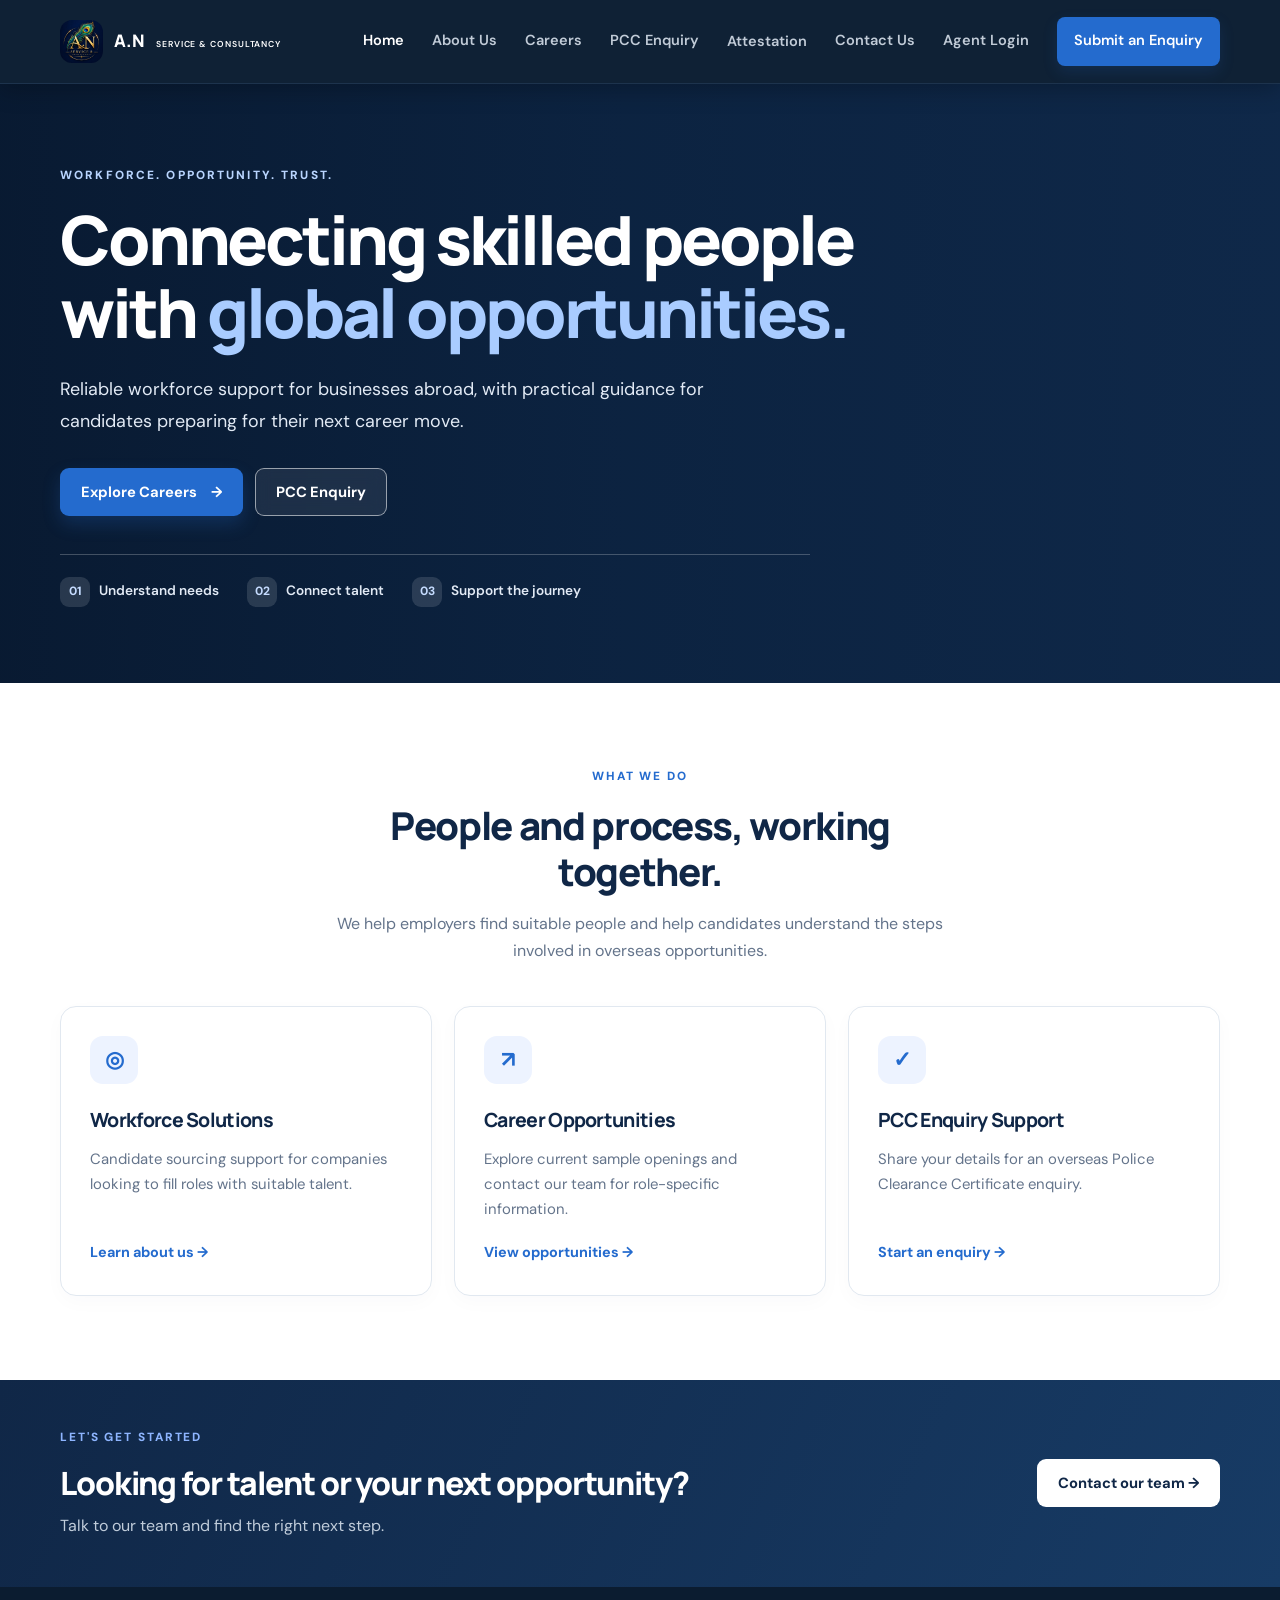
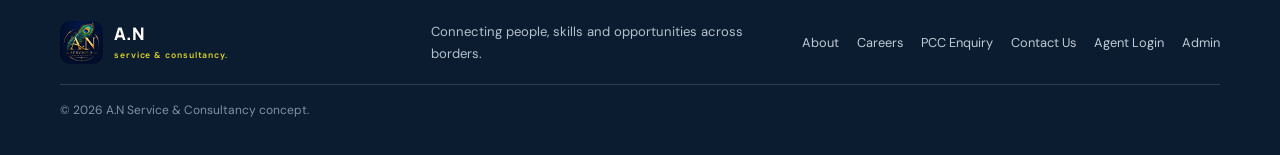
<file: index.html>
<!DOCTYPE html>
<html lang="en">

<head>
  <meta charset="UTF-8">
  <meta name="viewport" content="width=device-width, initial-scale=1">
  <title>GulfBridge Resources | A.N Service &amp; Consultancy</title>
  <link rel="stylesheet" href="css/style.css">
  <script src="js/script.js" defer></script>
</head>

<body>
  <header class="site-header">
    <div class="container nav-wrap">
      <a class="brand" href="index.html">
        <img class="brand-mark" src="css/logo.png" alt="A.N Resources logo">
        <span>A.N</span><span class="brand-sub">SERVICE &amp; CONSULTANCY</span>
      </a>
      <button class="menu-toggle" aria-label="Toggle navigation" aria-expanded="false">☰</button>
    <nav class="nav"><a class="active" href="index.html">Home</a><a href="about.html">About Us</a><a 
          href="careers.html">Careers</a><a href="pcc.html">PCC Enquiry</a><div class="nav-mega-wrap"><button class="nav-mega-trigger" type="button" aria-expanded="false">Attestation</button><div class="nav-mega" hidden><div class="mega-feature"><p class="eyebrow">ATTESTATION</p><h3>Certificate attestation</h3><p>Find the right route for your certificate, destination country and document type.</p><a class="mega-cta" href="contact-us.html">Start my enquiry →</a></div><div class="mega-column"><h4>BY OFFICE</h4><a href="contact-us.html">HRD attestation<small>Educational certificates</small></a><a href="contact-us.html">Home attestation<small>Personal documents</small></a><a href="contact-us.html">SDM and notary<small>The other state route</small></a><a href="contact-us.html">MEA attestation<small>After the state step</small></a><a href="contact-us.html">Apostille<small>Apostille Convention countries</small></a><a href="contact-us.html">MOFA attestation<small>The last stamp, in the country</small></a><a href="contact-us.html">Equivalency and Saudi QVP<small>UAE, Oman, Saudi Arabia</small></a></div><div class="mega-column mega-countries"><h4>BY COUNTRY</h4><div class="mega-country-grid"><a href="contact-us.html">🇦🇪 UAE</a><a href="contact-us.html">🇴🇲 Oman</a><a href="contact-us.html">🇶🇦 Qatar</a><a href="contact-us.html">🇲🇾 Malaysia</a><a href="contact-us.html">🇰🇼 Kuwait</a><a href="contact-us.html">🇪🇬 Egypt</a><a href="contact-us.html">🇧🇭 Bahrain</a><a href="contact-us.html">🇱🇾 Libya</a><a href="contact-us.html">🇸🇦 Saudi Arabia</a><a href="contact-us.html">🇨🇳 China</a></div></div><div class="mega-column"><h4>BY DOCUMENT</h4><a href="contact-us.html">Marriage certificate<small>Spouse and family visas</small></a><a href="contact-us.html">Birth certificate<small>Child’s visa or school</small></a><a href="contact-us.html">Experience certificate<small>Jobs abroad, healthcare too</small></a><a href="contact-us.html">Commercial documents<small>Chamber of Commerce first</small></a><h4 class="mega-subhead">EVERY OTHER COUNTRY</h4><a href="contact-us.html">Find the route for your country</a><h4 class="mega-subhead">TRANSLATION</h4><a href="contact-us.html">Certified translation</a><a href="contact-us.html">Arabic translation</a><a href="contact-us.html">Malayalam translation</a></div></div></div><a href="contact-us.html">Contact Us</a><a
          href="agent-login.html">Agent Login</a><a class="nav-cta" href="pcc.html">Submit an Enquiry</a></nav>
    </div>
  </header>
  <main>
    <section class="hero hero-photo">
      <div class="container hero-photo-content">
        <p class="eyebrow">WORKFORCE. OPPORTUNITY. TRUST.</p>
        <h1>Connecting skilled people with <span>global opportunities.</span></h1>
        <p class="lead">Reliable workforce support for businesses abroad, with practical guidance for candidates
          preparing for their next career move.</p>
        <div class="hero-actions"><a class="btn btn-primary" href="careers.html">Explore Careers <span>→</span></a><a
            class="btn btn-glass" href="pcc.html">PCC Enquiry</a></div>
        <div class="hero-proof"><span><b>01</b> Understand needs</span><span><b>02</b> Connect
            talent</span><span><b>03</b> Support the journey</span></div>
      </div>
    </section>
    <section class="section">
      <div class="container">
        <div class="section-heading">
          <p class="eyebrow">WHAT WE DO</p>
          <h2>People and process, working together.</h2>
          <p>We help employers find suitable people and help candidates understand the steps involved in overseas
            opportunities.</p>
        </div>
        <div class="feature-grid">
          <article class="feature-card">
            <div class="feature-icon">◎</div>
            <h3>Workforce Solutions</h3>
            <p>Candidate sourcing support for companies looking to fill roles with suitable talent.</p><a
              href="about.html" class="text-link">Learn about us →</a>
          </article>
          <article class="feature-card">
            <div class="feature-icon">↗</div>
            <h3>Career Opportunities</h3>
            <p>Explore current sample openings and contact our team for role-specific information.</p><a
              href="careers.html" class="text-link">View opportunities →</a>
          </article>
          <article class="feature-card">
            <div class="feature-icon">✓</div>
            <h3>PCC Enquiry Support</h3>
            <p>Share your details for an overseas Police Clearance Certificate enquiry.</p><a href="pcc.html"
              class="text-link">Start an enquiry →</a>
          </article>
        </div>
      </div>
    </section>
    <section class="cta-band">
      <div class="container cta-content">
        <div>
          <p class="eyebrow">LET'S GET STARTED</p>
          <h2>Looking for talent or your next opportunity?</h2>
          <p>Talk to our team and find the right next step.</p>
        </div><a class="btn btn-light" href="careers.html">Contact our team →</a>
      </div>
    </section>
  </main>
  <footer class="footer">
    <div class="container footer-grid"> <a class="brand footer-brand" href="index.html">
        <img class="brand-mark" src="css/logo.png" alt="A.N Resources logo">
        <span>A.N<span class="brand-sub">service &amp; consultancy.</span></span>
      </a>
      <p>Connecting people, skills and opportunities across borders.</p>
      <div class="footer-links"><a href="about.html">About</a><a href="careers.html">Careers</a><a href="pcc.html">PCC
          Enquiry</a><a href="contact-us.html">Contact Us</a><a href="agent-login.html">Agent Login</a><a
          href="admin-login.html">Admin</a></div><small>© <span class="year"></span> A.N Service &amp; Consultancy
        concept.</small>
    </div>
  </footer>
</body>

</html>
</file>
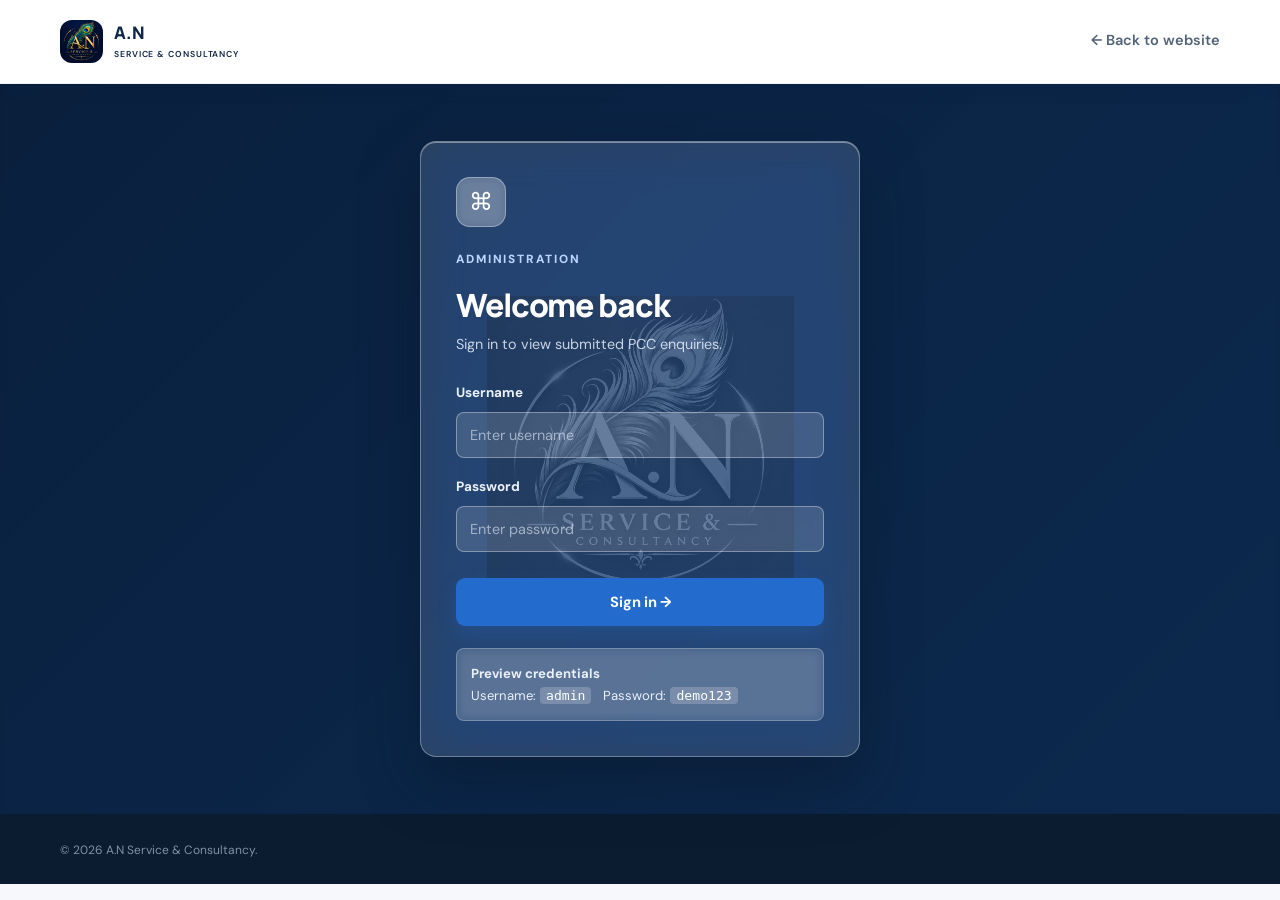
<file: admin-dashboard.html>
<!DOCTYPE html>
<html lang="en">

<head>
  <meta charset="UTF-8">
  <meta name="viewport" content="width=device-width, initial-scale=1">
  <title>Enquiry Dashboard | A.N Service &amp; Consultancy</title>
  <link rel="stylesheet" href="css/style.css">
  <script src="js/script.js" defer></script>
</head>

<body class="dashboard-page">
  <header class="site-header">
    <div class="container nav-wrap">
      <a class="brand" href="index.html">
        <img class="brand-mark" src="css/logo.png" alt="A.N Resources logo">
        <span>A.N</span><span class="brand-sub">SERVICE &amp; CONSULTANCY</span>
      </a>
      <div class="dashboard-actions">
        <a class="back-link" href="index.html">View website ↗</a>
        <button class="btn btn-outline btn-small" id="logout">Log out</button>
      </div>
    </div>
  </header>

  <main class="section">
    <div class="container">
      <div class="dashboard-title">
        <div>
          <p class="eyebrow">ADMINISTRATION / ENQUIRIES</p>
          <h1>Enquiry dashboard</h1>
          <p class="muted">Switch between PCC enquiries, agent referrals, contact messages and career applications.</p>
        </div>
      </div>

      <div class="dashboard-tabs" role="tablist" aria-label="Enquiry type">
        <button class="dashboard-tab active" id="tab-pcc" type="button" role="tab"
                aria-selected="true" data-view="pcc">PCC Enquiries</button>
        <button class="dashboard-tab" id="tab-agent" type="button" role="tab"
                aria-selected="false" data-view="agent">Agent Enquiries</button>
        <button class="dashboard-tab" id="tab-contact" type="button" role="tab"
                aria-selected="false" data-view="contact">Contact Enquiries</button>
        <button class="dashboard-tab" id="tab-career" type="button" role="tab"
                aria-selected="false" data-view="career">Career Enquiry</button>
        <button class="dashboard-tab" id="tab-jobs" type="button" role="tab"
                aria-selected="false" data-view="jobs">Add Jobs</button>
      </div>

      <!-- ===================== PCC ENQUIRIES ===================== -->
      <section id="pcc-view" class="dashboard-view" role="tabpanel" aria-labelledby="tab-pcc">
        <div class="dashboard-title sub-dashboard-title">
          <div>
            <h2>PCC enquiries</h2>
            <p class="muted">Review submitted Police Clearance Certificate enquiries.</p>
          </div>
          <button class="btn btn-outline btn-small" id="export-pcc-csv">Export PCC CSV ↓</button>
        </div>
        <div class="stats-grid">
          <div class="stat-card"><span>Total enquiries</span><strong id="stat-total">0</strong></div>
          <div class="stat-card"><span>Criminal offence: Yes</span><strong id="stat-yes">0</strong></div>
          <div class="stat-card"><span>Resident / civil ID: Yes</span><strong id="stat-civil">0</strong></div>
        </div>
        <div class="table-card">
          <div class="table-toolbar">
            <h2>Submitted PCC enquiries</h2>
            <input id="search-enquiries" placeholder="Search by name, country or phone…"
                   aria-label="Search PCC enquiries">
          </div>
          <div class="table-scroll">
            <table>
              <thead>
                <tr>
                  <th>Name / WhatsApp</th>
                  <th>Country</th>
                  <th>First entry</th>
                  <th>Last exit</th>
                  <th>Criminal offence</th>
                  <th>Civil ID</th>
                  <th>Submitted</th>
                  <th></th>
                </tr>
              </thead>
              <tbody id="enquiry-rows"></tbody>
            </table>
          </div>
          <div id="empty-state" class="empty-state">
            <div>▤</div>
            <h3>No PCC enquiries yet</h3>
            <p>Submitted PCC enquiries will appear here in this browser's demo storage.</p>
            <a class="text-link" href="pcc.html">Open PCC form →</a>
          </div>
        </div>
      </section>

      <!-- ===================== AGENT ENQUIRIES ===================== -->
      <section id="agent-view" class="dashboard-view" role="tabpanel" aria-labelledby="tab-agent" hidden>
        <div class="dashboard-title sub-dashboard-title">
          <div>
            <h2>Agent referrals</h2>
            <p class="muted">Review candidate details submitted by agents.</p>
          </div>
          <button class="btn btn-outline btn-small" id="export-agent-csv">Export agent CSV ↓</button>
        </div>
        <div class="stats-grid agent-stats">
          <div class="stat-card"><span>Total referrals</span><strong id="agent-stat-total">0</strong></div>
          <div class="stat-card"><span>Married candidates</span><strong id="agent-stat-married">0</strong></div>
          <div class="stat-card"><span>Overseas experience recorded</span><strong id="agent-stat-abroad">0</strong></div>
        </div>
        <div class="table-card">
          <div class="table-toolbar">
            <h2>Submitted agent referrals</h2>
            <input id="search-agent-enquiries"
                   placeholder="Search by candidate, skills or education…"
                   aria-label="Search agent referrals">
          </div>
          <div class="table-scroll">
            <table>
              <thead>
                <tr>
                  <th>Candidate</th>
                  <th>Age / DOB</th>
                  <th>Experience</th>
                  <th>Marital status</th>
                  <th>Lost passport</th>
                  <th>Submitted</th>
                  <th></th>
                </tr>
              </thead>
              <tbody id="agent-enquiry-rows"></tbody>
            </table>
          </div>
          <div id="agent-empty-state" class="empty-state">
            <div>▤</div>
            <h3>No agent referrals yet</h3>
            <p>Candidate referrals submitted through the agent portal will appear here in this browser's demo storage.</p>
            <a class="text-link" href="agent-login.html">Open agent login →</a>
          </div>
        </div>
      </section>

      <!-- ===================== CONTACT ENQUIRIES ===================== -->
      <section id="contact-view" class="dashboard-view" role="tabpanel"
               aria-labelledby="tab-contact" hidden>
        <div class="dashboard-title sub-dashboard-title">
          <div>
            <h2>General contact enquiries</h2>
            <p class="muted">Messages submitted through the Contact Us page.</p>
          </div>
          <button class="btn btn-outline btn-small" id="export-contact-csv">Export contact CSV ↓</button>
        </div>

        <div class="stats-grid">
          <div class="stat-card"><span>Total messages</span><strong id="contact-stat-total">0</strong></div>
          <div class="stat-card"><span>Job opportunities</span><strong id="contact-stat-jobs">0</strong></div>
          <div class="stat-card"><span>Employer enquiries</span><strong id="contact-stat-employer">0</strong></div>
        </div>

        <div class="table-card">
          <div class="table-toolbar">
            <h2>Submitted contact messages</h2>
            <input id="search-contact-enquiries"
                   placeholder="Search by name, subject, phone or email…"
                   aria-label="Search contact enquiries">
          </div>
          <div class="table-scroll">
            <table>
              <thead>
                <tr>
                  <th>Name / Contact</th>
                  <th>Subject</th>
                  <th>Message</th>
                  <th>Submitted</th>
                  <th></th>
                </tr>
              </thead>
              <tbody id="contact-enquiry-rows"></tbody>
            </table>
          </div>
          <div id="contact-empty-state" class="empty-state">
            <div>▤</div>
            <h3>No contact enquiries yet</h3>
            <p>Messages sent through the Contact Us page will appear here in this browser's demo storage.</p>
            <a class="text-link" href="contact-us.html">Open Contact Us page →</a>
          </div>
        </div>
      </section>

      <!-- ===================== CAREER ENQUIRIES ===================== -->
      <section id="career-view" class="dashboard-view" role="tabpanel" aria-labelledby="tab-career" hidden>
        <div class="dashboard-title sub-dashboard-title">
          <div>
            <h2>Career enquiries</h2>
            <p class="muted">Applications submitted by users from the Careers page. Pick a job to see everyone who applied for it.</p>
          </div>
          <button class="btn btn-outline btn-small" id="export-career-csv">Export career CSV ↓</button>
        </div>

        <div class="stats-grid">
          <div class="stat-card"><span>Total applications</span><strong id="career-stat-total">0</strong></div>
          <div class="stat-card"><span>Jobs with applications</span><strong id="career-stat-jobs">0</strong></div>
          <div class="stat-card"><span>Most applied job</span><strong class="stat-text" id="career-stat-top">—</strong></div>
        </div>

        <div class="job-chip-panel">
          <h3>Filter by job</h3>
          <div class="job-chips" id="career-job-chips"></div>
        </div>

        <div class="table-card">
          <div class="table-toolbar">
            <h2 id="career-table-title">All job applications</h2>
            <input id="search-career-enquiries"
                   placeholder="Search by candidate, job, category or skills…"
                   aria-label="Search career applications">
          </div>
          <div class="table-scroll">
            <table>
              <thead>
                <tr>
                  <th>Candidate</th>
                  <th>Job applied</th>
                  <th>Category</th>
                  <th>Age / DOB</th>
                  <th>Experience</th>
                  <th>Marital status</th>
                  <th>Submitted</th>
                  <th></th>
                </tr>
              </thead>
              <tbody id="career-enquiry-rows"></tbody>
            </table>
          </div>
          <div id="career-empty-state" class="empty-state">
            <div>▤</div>
            <h3>No career applications yet</h3>
            <p>Applications submitted from the Careers page will appear here in this browser's demo storage.</p>
            <a class="text-link" href="careers.html">Open Careers page →</a>
          </div>
        </div>
      </section>

      <!-- ===================== ADD JOBS ===================== -->
      <section id="jobs-view" class="dashboard-view" role="tabpanel" aria-labelledby="tab-jobs" hidden>
        <div class="dashboard-title sub-dashboard-title">
          <div>
            <h2>Manage job profiles</h2>
            <p class="muted">Add job profiles that will appear on the public Careers page in this browser demo.</p>
          </div>
        </div>
        <form id="admin-job-form" class="pcc-form admin-job-form">
          <div class="form-title">
            <h2>Add a new job</h2>
            <p>Add only the job title, a short description and a photo. These will appear on the Careers page.</p>
          </div>
          <div class="form-grid">
            <div class="field full">
              <label for="job-profile-name">Job name *</label>
              <input id="job-profile-name" name="jobName" required maxlength="100"
                     placeholder="e.g. Electrician">
            </div>
            <div class="field full">
              <label for="job-description">Short description *</label>
              <textarea id="job-description" name="description" required rows="4" maxlength="2000"
                        placeholder="Briefly describe the role and opportunity..."></textarea>
            </div>
            <div class="field full">
              <label for="job-photo">Job photo *</label>
              <input id="job-photo" name="photoFile" type="file" accept="image/*" required>
              <small class="muted">Choose JPG, PNG or WebP. Keep the image under 2 MB for this browser demo.</small>
              <img id="job-photo-preview" class="job-photo-preview" alt="Selected job photo preview" hidden>
            </div>
          </div>
          <div class="form-footer">
            <p>Publishing stores the job in this browser's demo storage.</p>
            <button class="btn btn-primary" type="submit">Publish job</button>
          </div>
          <p id="job-form-message" class="form-message" aria-live="polite"></p>
        </form>

        <div class="table-card jobs-admin-list">
          <div class="table-toolbar">
            <h2>Published job profiles</h2>
            <span class="muted" id="admin-job-count">0 jobs</span>
          </div>
          <div class="table-scroll">
            <table>
              <thead>
                <tr>
                  <th>Job profile</th>
                  <th>Photo</th>
                  <th>Description</th>
                  <th></th>
                </tr>
              </thead>
              <tbody id="admin-job-rows"></tbody>
            </table>
          </div>
          <div id="admin-jobs-empty" class="empty-state">
            <div>▤</div>
            <h3>No job profiles added</h3>
            <p>Use the form above to publish the first job profile.</p>
          </div>
        </div>
      </section>

    </div>
  </main>

  <!-- Detail modal (shared by PCC / Agent / Contact / Career) -->
  <div class="modal-backdrop" id="detail-modal" hidden>
    <section class="detail-modal" role="dialog" aria-modal="true" aria-labelledby="detail-title">
      <div class="modal-heading">
        <h2 id="detail-title">Enquiry details</h2>
        <button id="close-modal" class="icon-button" aria-label="Close details">×</button>
      </div>
      <div id="detail-content" class="detail-content"></div>
    </section>
  </div>

  <footer class="footer">
    <div class="container footer-grid">
      <small>© <span class="year"></span> A.N service &amp; consultancy. admin dashboard</small>
    </div>
  </footer>
</body>

</html>
</file>
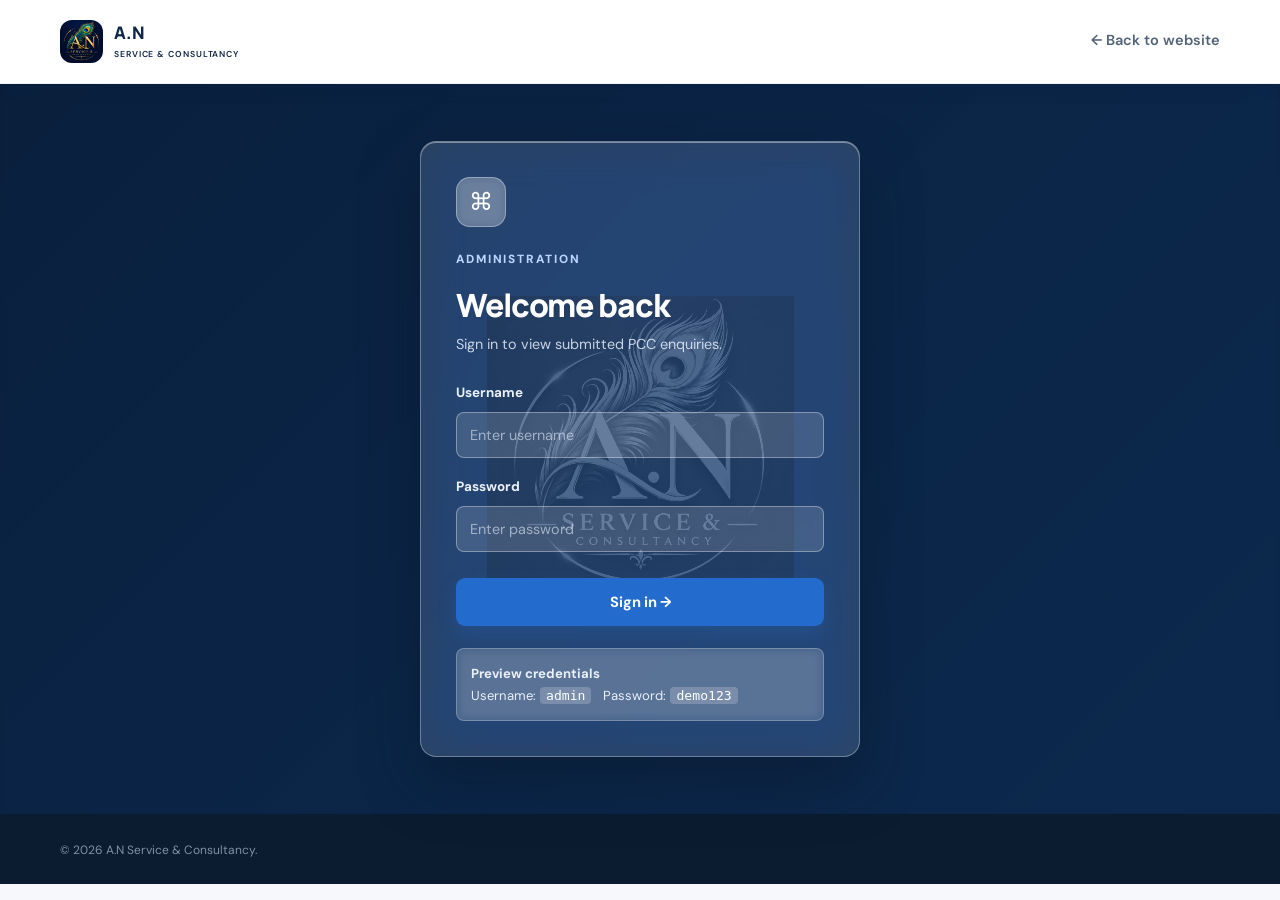
<file: admin-login.html>
<!DOCTYPE html>
<html lang="en">

<head>
    <meta charset="UTF-8">
    <meta name="viewport" content="width=device-width, initial-scale=1">
    <title>Admin Login | A.N Service &amp; Consultancy</title>
    <link rel="stylesheet" href="css/style.css">
    <script src="js/script.js" defer></script>
    <style>
        /* ===== Glass form card with logo as its background ===== */
        .admin-login .login-card {
            position: relative;
            overflow: hidden;
            background: rgba(255, 255, 255, .14);
            border: 1px solid rgba(255, 255, 255, .32);
            box-shadow:
                0 24px 60px rgba(8, 22, 40, .45),
                inset 0 1px 0 rgba(255, 255, 255, .40);
            backdrop-filter: blur(22px) saturate(160%);
            -webkit-backdrop-filter: blur(22px) saturate(160%);
            color: #f4f8ff;
        }

        /* Logo as the card's background layer */
        .admin-login .login-card::before {
            content: "";
            position: absolute;
            inset: 0;
            background: url('css/logo.png') center center / 70% no-repeat;
            opacity: .18;
            filter: grayscale(1) brightness(2);
            pointer-events: none;
            z-index: 0;
        }

        /* Keep all form content above the logo layer */
        .admin-login .login-card > * {
            position: relative;
            z-index: 1;
        }

        .admin-login .login-card h1 { color: #fff; }
        .admin-login .login-card .eyebrow { color: #b9d5ff; }
        .admin-login .login-card .muted { color: rgba(230, 238, 250, .85); }

        .admin-login .login-card .login-icon {
            background: rgba(255, 255, 255, .22);
            color: #fff;
            border: 1px solid rgba(255, 255, 255, .35);
            backdrop-filter: blur(6px);
        }

        .admin-login .login-card .field label { color: #eaf1fb; }

        .admin-login .login-card .field input:not([type=radio]):not([type=checkbox]) {
            background: rgba(255, 255, 255, .14);
            border: 1px solid rgba(255, 255, 255, .35);
            color: #fff;
        }

        .admin-login .login-card .field input::placeholder {
            color: rgba(230, 238, 250, .6);
        }

        .admin-login .login-card .field input:focus {
            background: rgba(255, 255, 255, .22);
            border-color: rgba(255, 255, 255, .75);
            box-shadow: 0 0 0 3px rgba(169, 204, 255, .35);
        }

        .admin-login .login-card .demo-credentials {
            background: rgba(255, 255, 255, .12);
            border: 1px solid rgba(255, 255, 255, .25);
            color: #eaf1fb;
            backdrop-filter: blur(6px);
        }

        .admin-login .login-card .demo-credentials code {
            background: rgba(255, 255, 255, .2);
            color: #fff;
            padding: 1px 6px;
            border-radius: 4px;
        }

        .admin-login .login-card .login-error { color: #ffb4b4; }

        /* Fallback when backdrop-filter is unsupported */
        @supports not ((backdrop-filter: blur(1px)) or (-webkit-backdrop-filter: blur(1px))) {
            .admin-login .login-card { background: rgba(16, 39, 71, .88); }
        }
    </style>
</head>

<body class="admin-page">
    <header class="site-header">
        <div class="container nav-wrap">
            <a class="brand" href="index.html">
                <img class="brand-mark" src="css/logo.png" alt="A.N Resources logo">
                <span>A.N<span class="brand-sub">SERVICE &amp; CONSULTANCY</span></span>
            </a>
            <a class="back-link" href="index.html">← Back to website</a>
        </div>
    </header>

    <main class="login-wrap admin-login">
        <form id="admin-login" class="login-card">
            <div class="login-icon">⌘</div>
            <p class="eyebrow">ADMINISTRATION</p>
            <h1>Welcome back</h1>
            <p class="muted">Sign in to view submitted PCC enquiries.</p>
            <div class="field"><label for="adminUser">Username</label><input id="adminUser" name="username" required
                    autocomplete="username" placeholder="Enter username"></div>
            <div class="field"><label for="adminPass">Password</label><input id="adminPass" name="password"
                    type="password" required autocomplete="current-password" placeholder="Enter password"></div><button
                class="btn btn-primary btn-full" type="submit">Sign in →</button>
            <p class="login-error" id="login-error" role="alert"></p>
            <div class="demo-credentials"><strong>Preview credentials</strong><br>Username: <code>admin</code> &nbsp;
                Password: <code>demo123</code>
                <!-- <p>Demo only — do not use these credentials on a live site.</p> -->
            </div>
        </form>
    </main>

    <footer class="footer">
        <div class="container footer-grid"><small>© <span class="year"></span> A.N Service &amp; Consultancy. </small></div>
    </footer>
</body>

</html>
</file>
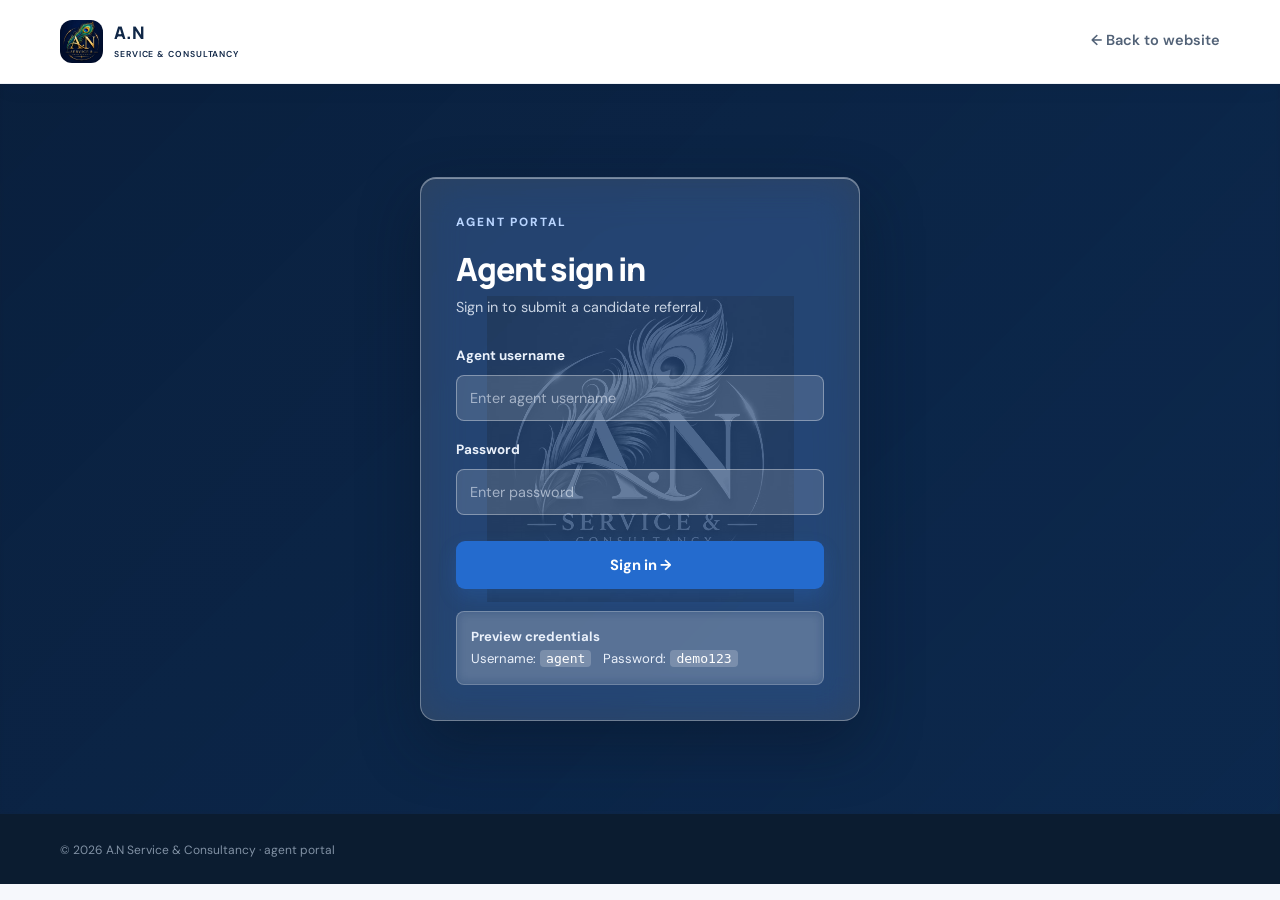
<file: agent-dashboard.html>
<!DOCTYPE html>
<html lang="en">

<head>
  <meta charset="UTF-8">
  <meta name="viewport" content="width=device-width, initial-scale=1">
  <title>Candidate Referral | A.N Service &amp; Consultancy</title>
  <link rel="stylesheet" href="css/style.css">
  <script src="js/script.js" defer></script>
</head>

<body class="dashboard-page">
  <header class="site-header">
    <div class="container nav-wrap">
       <a class="brand" href="index.html">
        <img class="brand-mark" src="css/logo.png" alt="A.N Resources logo">
         <span>A.N</span><span class="brand-sub">SERVICE &amp; CONSULTANCY</span>
      </a>
      <div class="dashboard-actions"><a class="back-link" href="index.html">View website ↗</a><button
          class="btn btn-outline btn-small" id="agent-logout">Log out</button></div>
    </div>
  </header>
  <main class="section">
    <div class="container">
      <div class="dashboard-title">
        <div>
          <p class="eyebrow">AGENT PORTAL / CANDIDATE REFERRAL</p>
          <h1>Refer a candidate</h1>
          <p class="muted">Enter the candidate's details carefully. Required fields are marked with *.</p>
        </div>
      </div>
      <div class="privacy-banner"><strong>Privacy reminder:</strong> Passport information is sensitive. This is a demo
        form that saves to this browser only. Do not enter real passport data until a secure backend is connected.</div>
      <form class="pcc-form referral-form" id="agent-referral-form">
        <div class="form-title">
          <h2>Candidate information</h2>
          <p>Provide the candidate's personal, experience and passport-related details.</p>
        </div>
        <div class="form-grid">
          <div class="field full"><label for="candidateName">Full name *</label><input id="candidateName"
              name="candidateName" required autocomplete="name" placeholder="Name as per passport"></div>
          <div class="field"><label for="candidateDob">Date of birth *</label><input id="candidateDob" name="dob"
              type="date" required></div>
          <div class="field"><label for="candidateAge">Age (auto-calculated)</label><input id="candidateAge" name="age"
              type="number" readonly placeholder="Calculated from date of birth"></div>
          <div class="field"><label for="experience">Total experience</label><input id="experience" name="experience"
              placeholder="e.g. 5 years construction"></div>
          <div class="field"><label for="abroadExperience">Overseas experience</label><input id="abroadExperience"
              name="abroadExperience" placeholder="Country, role and duration, if any"></div>
          <div class="field full"><label for="skills">Skills *</label><textarea id="skills" name="skills" rows="3"
              required placeholder="List key skills, trades, licences or certifications"></textarea></div>
          <div class="field full"><label for="education">Education / qualification *</label><input id="education"
              name="education" required placeholder="Highest education or trade qualification"></div>
          <div class="field full"><label for="candidateCategory">Category candidate wants to work in *</label><input
              id="candidateCategory" name="category" required placeholder="e.g. Construction, Hospitality, Driving">
          </div>
          <div class="field full"><label for="passportNumber">Passport number *</label><input id="passportNumber"
              name="passportNumber" required autocomplete="off" placeholder="Enter passport number"></div>
          <div class="field"><label for="maritalStatus">Marital status *</label><select id="maritalStatus"
              name="maritalStatus" required>
              <option value="">Select status</option>
              <option>Married</option>
              <option>Unmarried</option>
            </select></div>
          <div class="field"><label>Has the candidate ever lost a passport? *</label>
            <div class="radio-row"><label class="radio-label"><input type="radio" name="lostPassport" value="Yes"
                  required> Yes</label><label class="radio-label"><input type="radio" name="lostPassport" value="No"
                  required> No</label></div>
          </div>
          <div class="field full" id="lost-passport-details-field" hidden><label for="lostPassportDetails">Lost passport
              details</label><textarea id="lostPassportDetails" name="lostPassportDetails" rows="2"
              placeholder="If known, add approximate date, country and whether a replacement was issued"></textarea>
          </div>
          <div class="field"><label>Spouse passport available? *</label>
            <div class="radio-row"><label class="radio-label"><input type="radio" name="spousePassport" value="Yes"
                  required> Yes</label><label class="radio-label"><input type="radio" name="spousePassport" value="No"
                  required> No</label><label class="radio-label"><input type="radio" name="spousePassport" value="N/A"
                  required> N/A</label></div>
          </div>
          <div class="field"><label>Parent passport available? *</label>
            <div class="radio-row"><label class="radio-label"><input type="radio" name="parentPassport" value="Yes"
                  required> Yes</label><label class="radio-label"><input type="radio" name="parentPassport" value="No"
                  required> No</label></div>
          </div>
        </div>
        <div class="form-footer">
          <p>Submit only information you are authorised to share on behalf of the candidate.</p><button
            class="btn btn-primary" type="submit">Submit Referral →</button>
        </div>
        <div class="form-message" id="agent-form-message" role="status"></div>
      </form>
    </div>
  </main>
  <footer class="footer">
    <div class="container footer-grid"><small>© <span class="year"></span> A.N Service &amp; Consultancy· Agent
        portal</small></div>
  </footer>
</body>

</html>
</file>
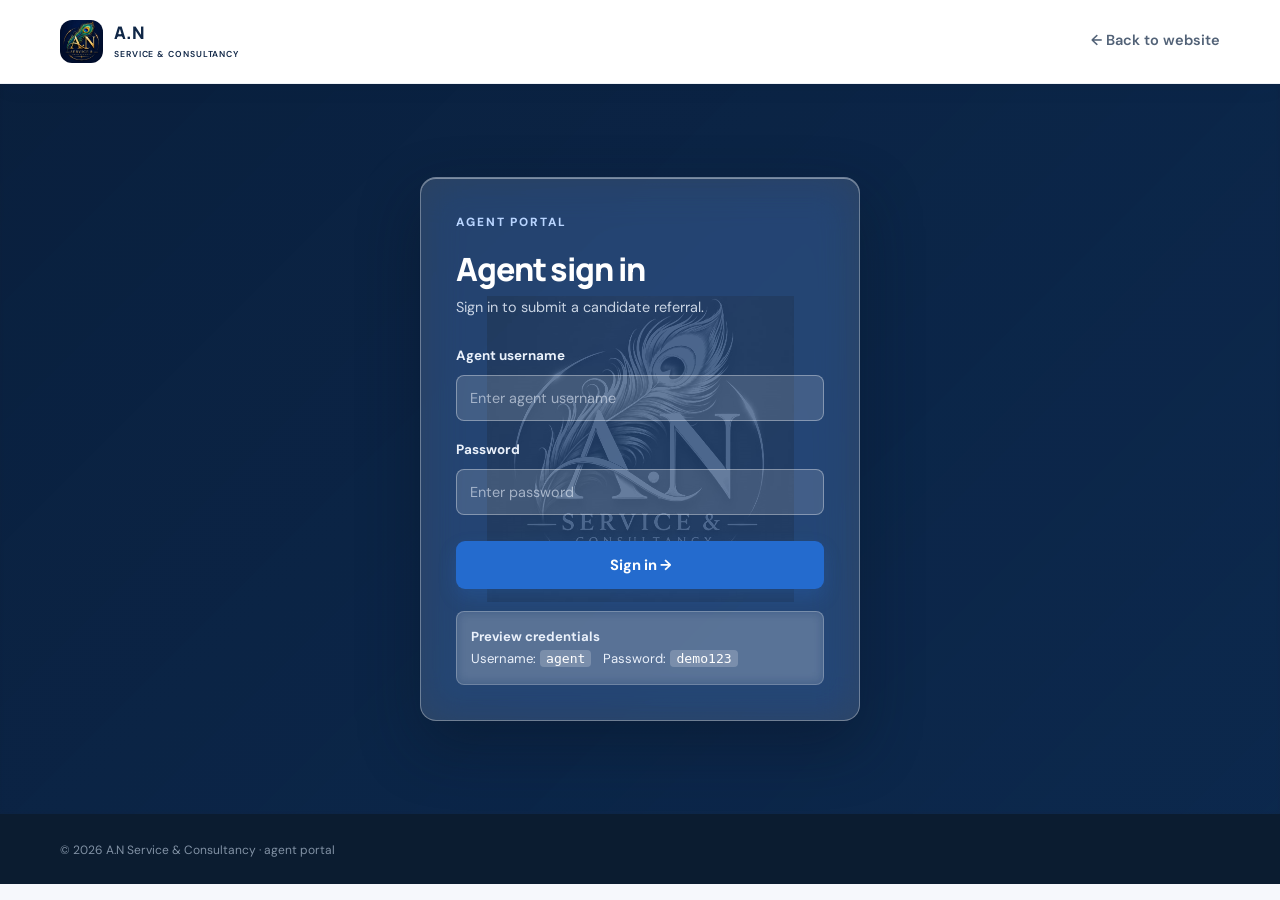
<file: agent-login.html>
<!DOCTYPE html>
<html lang="en">

<head>
  <meta charset="UTF-8">
  <meta name="viewport" content="width=device-width, initial-scale=1">
  <title>Agent Login | A.N Service &amp; Consultancy</title>
  <link rel="stylesheet" href="css/style.css">
  <script src="js/script.js" defer></script>
  <style>
    /* ===== Glass form card with logo as its background ===== */
    .admin-login .login-card {
      position: relative;
      overflow: hidden;
      background: rgba(255, 255, 255, .14);
      border: 1px solid rgba(255, 255, 255, .32);
      box-shadow:
        0 24px 60px rgba(8, 22, 40, .45),
        inset 0 1px 0 rgba(255, 255, 255, .40);
      backdrop-filter: blur(22px) saturate(160%);
      -webkit-backdrop-filter: blur(22px) saturate(160%);
      color: #f4f8ff;
    }

    /* Logo as the card's background layer */
    .admin-login .login-card::before {
      content: "";
      position: absolute;
      inset: 0;
      background: url('css/logo.png') center center / 70% no-repeat;
      opacity: .18;
      filter: grayscale(1) brightness(2);
      pointer-events: none;
      z-index: 0;
    }

    /* Keep all form content above the logo layer */
    .admin-login .login-card > * {
      position: relative;
      z-index: 1;
    }

    .admin-login .login-card h1 { color: #fff; }
    .admin-login .login-card .eyebrow { color: #b9d5ff; }
    .admin-login .login-card .muted { color: rgba(230, 238, 250, .85); }

    .admin-login .login-card .login-icon {
      background: rgba(255, 255, 255, .22);
      color: #fff;
      border: 1px solid rgba(255, 255, 255, .35);
      backdrop-filter: blur(6px);
    }

    .admin-login .login-card .field label { color: #eaf1fb; }

    .admin-login .login-card .field input:not([type=radio]):not([type=checkbox]) {
      background: rgba(255, 255, 255, .14);
      border: 1px solid rgba(255, 255, 255, .35);
      color: #fff;
    }

    .admin-login .login-card .field input::placeholder {
      color: rgba(230, 238, 250, .6);
    }

    .admin-login .login-card .field input:focus {
      background: rgba(255, 255, 255, .22);
      border-color: rgba(255, 255, 255, .75);
      box-shadow: 0 0 0 3px rgba(169, 204, 255, .35);
    }

    .admin-login .login-card .demo-credentials {
      background: rgba(255, 255, 255, .12);
      border: 1px solid rgba(255, 255, 255, .25);
      color: #eaf1fb;
      backdrop-filter: blur(6px);
    }

    .admin-login .login-card .demo-credentials code {
      background: rgba(255, 255, 255, .2);
      color: #fff;
      padding: 1px 6px;
      border-radius: 4px;
    }

    .admin-login .login-card .login-error { color: #ffb4b4; }

    /* Fallback when backdrop-filter is unsupported */
    @supports not ((backdrop-filter: blur(1px)) or (-webkit-backdrop-filter: blur(1px))) {
      .admin-login .login-card { background: rgba(16, 39, 71, .88); }
    }
  </style>
</head>

<body class="admin-page">
  <header class="site-header">
    <div class="container nav-wrap">
      <a class="brand" href="index.html">
        <img class="brand-mark" src="css/logo.png" alt="A.N Resources logo">
        <span>A.N<span class="brand-sub">SERVICE &amp; CONSULTANCY</span></span>
      </a>
      <a class="back-link" href="index.html">← Back to website</a>
    </div>
  </header>

  <main class="login-wrap admin-login">
    <form id="agent-login" class="login-card">
      <!-- <div class="login-icon">↗</div> -->
      <p class="eyebrow">AGENT PORTAL</p>
      <h1>Agent sign in</h1>
      <p class="muted">Sign in to submit a candidate referral.</p>
      <div class="field"><label for="agentUser">Agent username</label><input id="agentUser" name="username" required
          autocomplete="username" placeholder="Enter agent username"></div>
      <div class="field"><label for="agentPass">Password</label><input id="agentPass" name="password" type="password"
          required autocomplete="current-password" placeholder="Enter password"></div>
      <button class="btn btn-primary btn-full" type="submit">Sign in →</button>
      <p class="login-error" id="agent-login-error" role="alert"></p>
      <div class="demo-credentials"><strong>Preview credentials</strong><br>Username: <code>agent</code> &nbsp;
        Password: <code>demo123</code>
      </div>
    </form>
  </main>

  <footer class="footer">
    <div class="container footer-grid"><small>© <span class="year"></span> A.N Service &amp; Consultancy · agent
        portal</small></div>
  </footer>
</body>

</html>
</file>
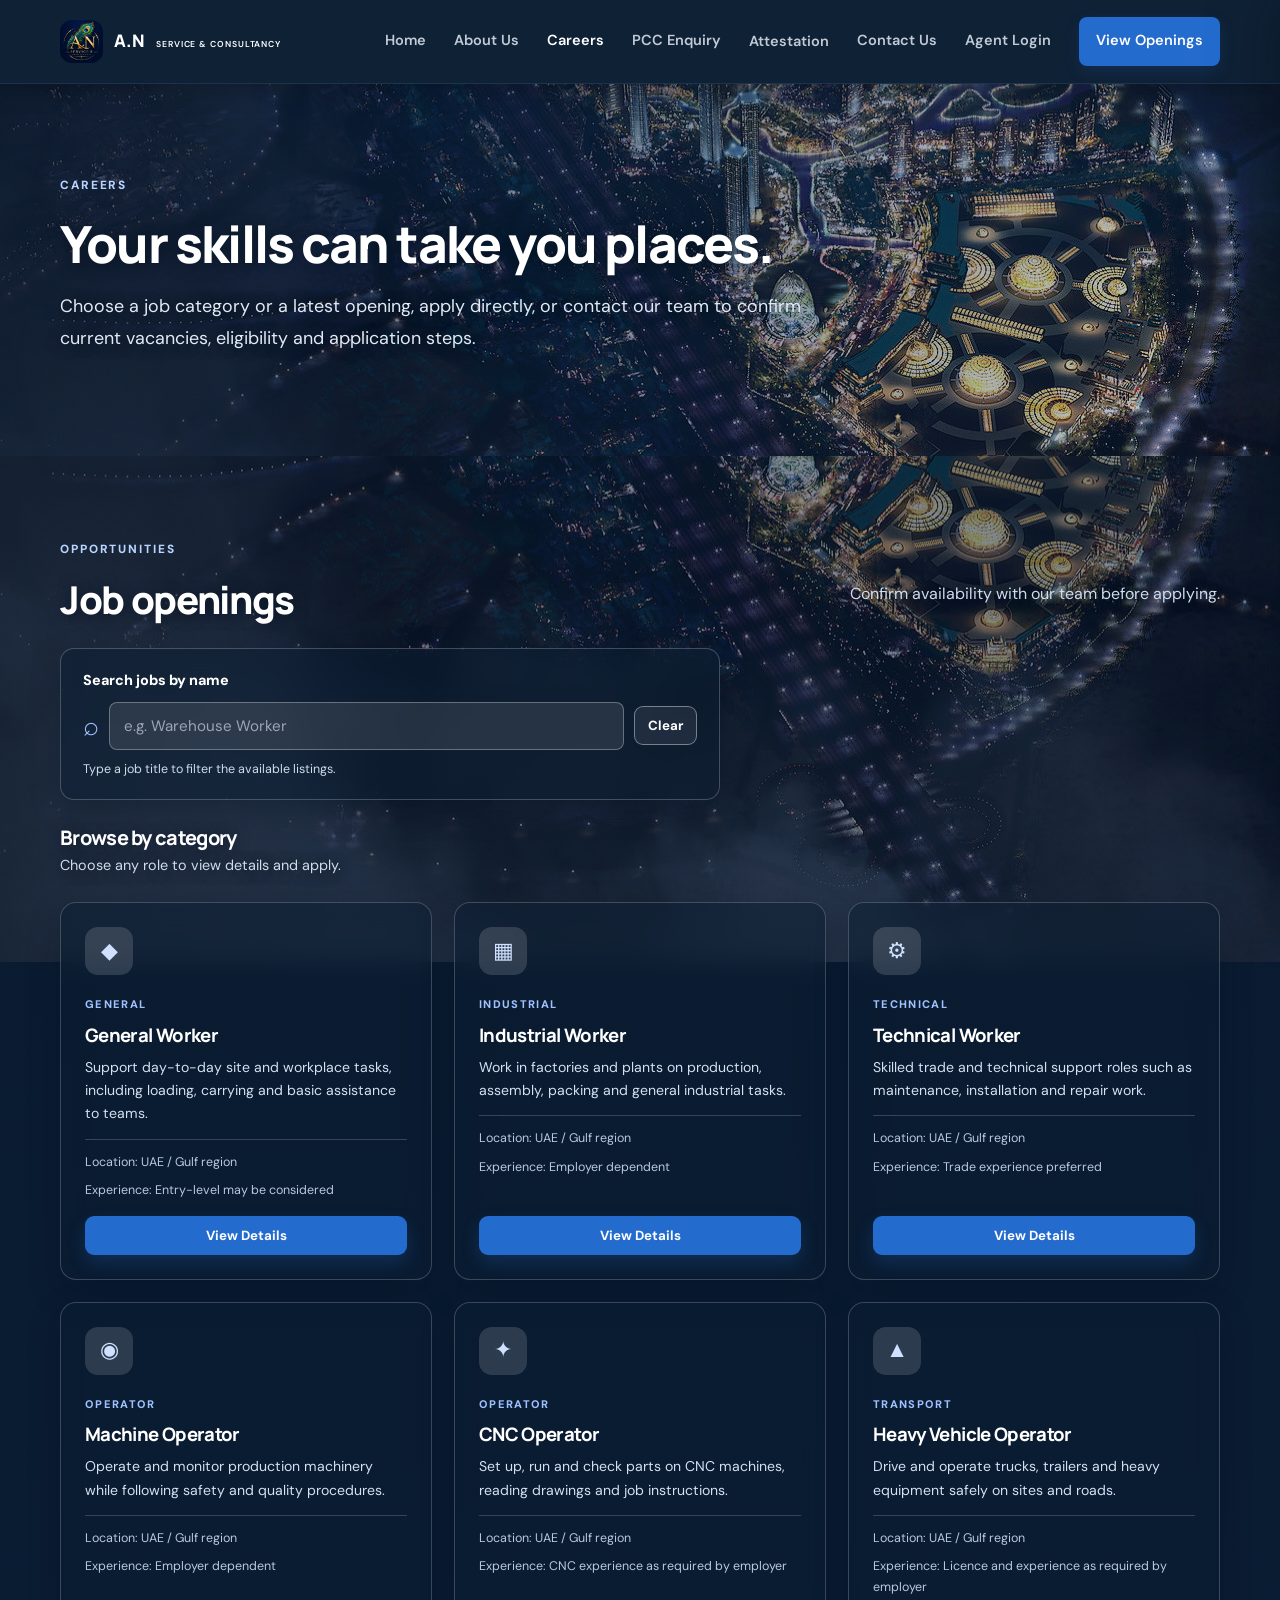
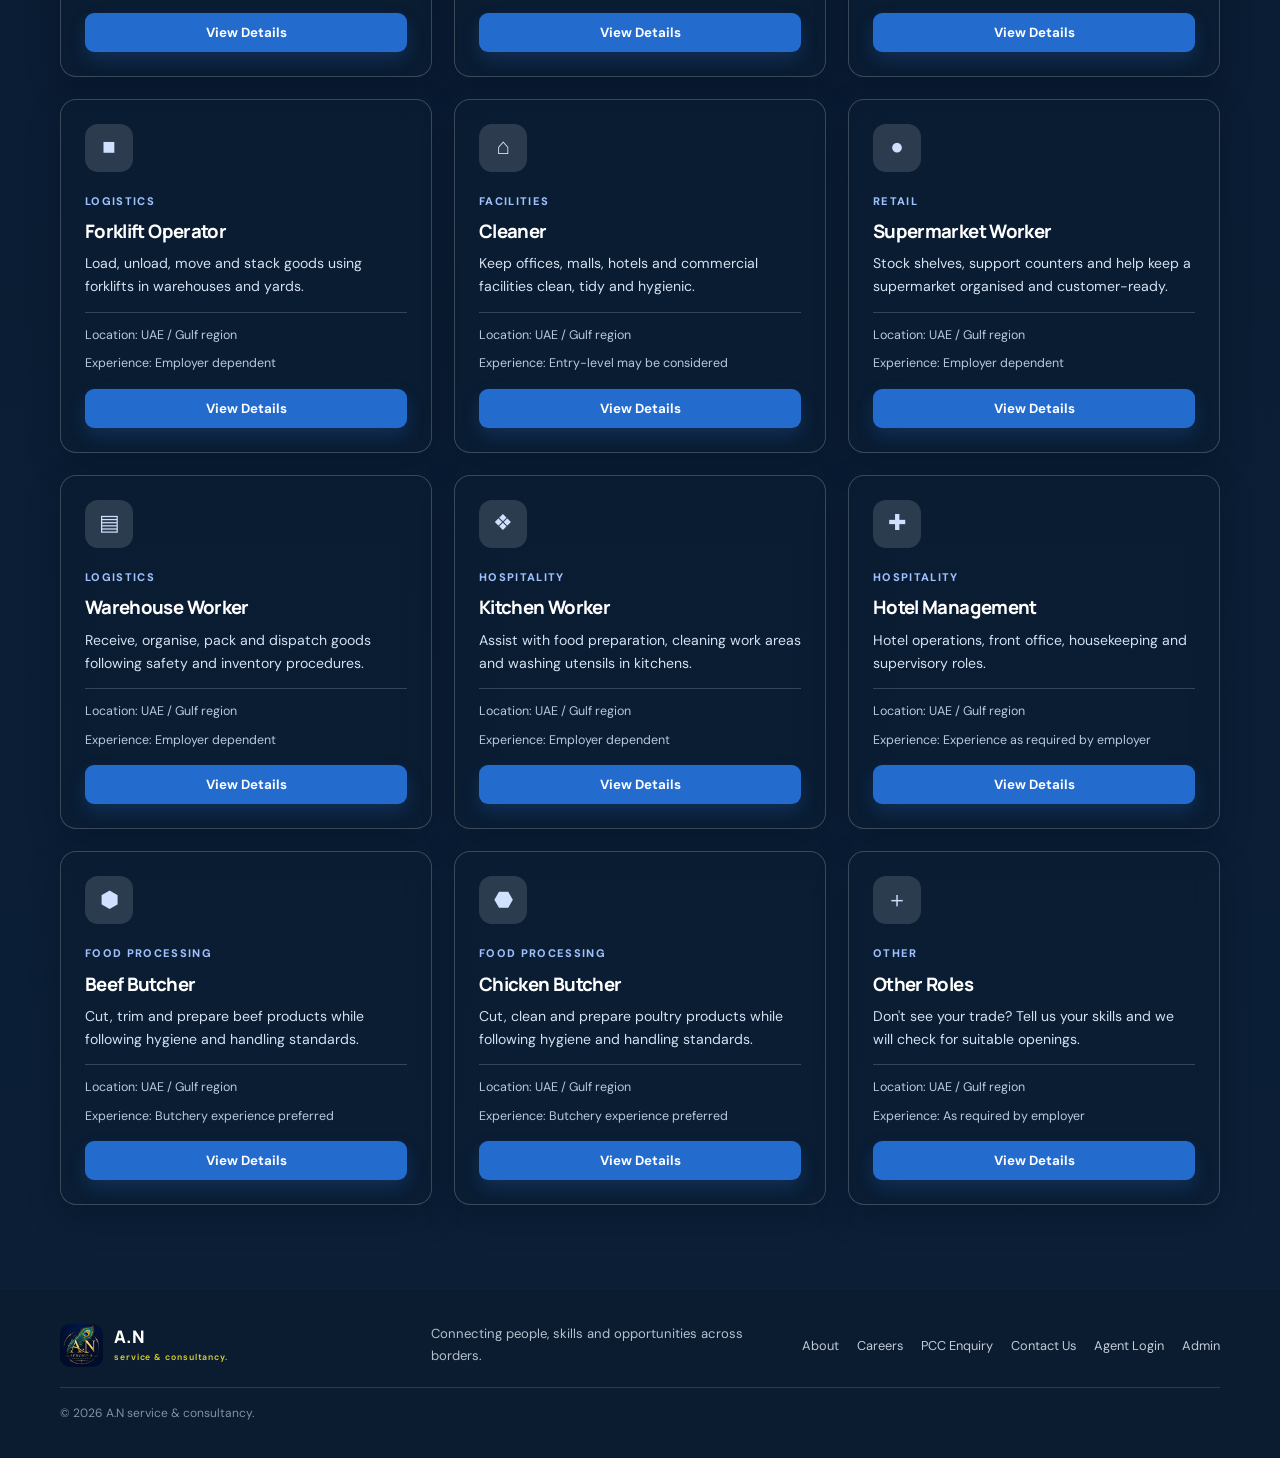
<file: careers.html>
<!DOCTYPE html>
<html lang="en">

<head>
  <meta charset="UTF-8">
  <meta name="viewport" content="width=device-width, initial-scale=1">
  <title>Careers | A.N Service &amp; Consultancy </title>
  <link rel="stylesheet" href="css/style.css">
  <script src="js/script.js" defer></script>
</head>

<body>
  <header class="site-header">
    <div class="container nav-wrap">
       <a class="brand" href="index.html">
        <img class="brand-mark" src="css/logo.png" alt="A.N Resources logo">
         <span>A.N</span><span class="brand-sub">SERVICE &amp; CONSULTANCY</span>
      </a>
      <button class="menu-toggle" aria-label="Toggle navigation"
        aria-expanded="false">☰</button>
      <nav class="nav"><a href="index.html">Home</a><a href="about.html">About Us</a><a class="active"
          href="careers.html">Careers</a><a href="pcc.html">PCC Enquiry</a><div class="nav-mega-wrap"><button class="nav-mega-trigger" type="button" aria-expanded="false">Attestation</button><div class="nav-mega" hidden><div class="mega-feature"><p class="eyebrow">ATTESTATION</p><h3>Certificate attestation</h3><p>Find the right route for your certificate, destination country and document type.</p><a class="mega-cta" href="contact-us.html">Start my enquiry →</a></div><div class="mega-column"><h4>BY OFFICE</h4><a href="contact-us.html">HRD attestation<small>Educational certificates</small></a><a href="contact-us.html">Home attestation<small>Personal documents</small></a><a href="contact-us.html">SDM and notary<small>The other state route</small></a><a href="contact-us.html">MEA attestation<small>After the state step</small></a><a href="contact-us.html">Apostille<small>Apostille Convention countries</small></a><a href="contact-us.html">MOFA attestation<small>The last stamp, in the country</small></a><a href="contact-us.html">Equivalency and Saudi QVP<small>UAE, Oman, Saudi Arabia</small></a></div><div class="mega-column mega-countries"><h4>BY COUNTRY</h4><div class="mega-country-grid"><a href="contact-us.html">🇦🇪 UAE</a><a href="contact-us.html">🇴🇲 Oman</a><a href="contact-us.html">🇶🇦 Qatar</a><a href="contact-us.html">🇲🇾 Malaysia</a><a href="contact-us.html">🇰🇼 Kuwait</a><a href="contact-us.html">🇪🇬 Egypt</a><a href="contact-us.html">🇧🇭 Bahrain</a><a href="contact-us.html">🇱🇾 Libya</a><a href="contact-us.html">🇸🇦 Saudi Arabia</a><a href="contact-us.html">🇨🇳 China</a></div></div><div class="mega-column"><h4>BY DOCUMENT</h4><a href="contact-us.html">Marriage certificate<small>Spouse and family visas</small></a><a href="contact-us.html">Birth certificate<small>Child’s visa or school</small></a><a href="contact-us.html">Experience certificate<small>Jobs abroad, healthcare too</small></a><a href="contact-us.html">Commercial documents<small>Chamber of Commerce first</small></a><h4 class="mega-subhead">EVERY OTHER COUNTRY</h4><a href="contact-us.html">Find the route for your country</a><h4 class="mega-subhead">TRANSLATION</h4><a href="contact-us.html">Certified translation</a><a href="contact-us.html">Arabic translation</a><a href="contact-us.html">Malayalam translation</a></div></div></div><a href="contact-us.html">Contact Us</a><a
          href="agent-login.html">Agent Login</a><a class="nav-cta" href="#openings">View Openings</a></nav>
    </div>
  </header>
  <main>
    <section class="page-hero careers-hero">
      <div class="container">
        <p class="eyebrow">CAREERS</p>
        <h1>Your skills can take you places.</h1>
        <p class="lead">Choose a job category or a latest opening, apply directly, or contact our team to confirm current
          vacancies, eligibility and application steps.</p>
      </div>
    </section>
    <section class="section careers-bg" id="openings">
      <div class="container">
        <div class="jobs-heading">
          <div>
            <p class="eyebrow">OPPORTUNITIES</p>
            <h2>Job openings</h2>
          </div>
          <p class="muted">Confirm availability with our team before applying.</p>
        </div>
        <div class="job-search" role="search"><label for="job-search-input">Search jobs by name</label>
          <div class="job-search-control"><span aria-hidden="true">⌕</span><input id="job-search-input" type="search"
              placeholder="e.g. Warehouse Worker" autocomplete="off"><button id="clear-job-search"
              class="btn btn-outline btn-small" type="button">Clear</button></div>
          <p class="job-search-hint">Type a job title to filter the available listings.</p>
        </div>
        <p id="job-search-empty" class="job-search-empty" role="status" hidden>No jobs match your search. Try another
          job name.</p>

        <div class="managed-block" id="latest-openings">
          <h3 class="block-title">Latest openings</h3>
          <div id="managed-jobs-list" class="managed-jobs-list" aria-live="polite"></div>
        </div>

        <div class="category-block" id="categories">
          <div class="category-head">
            <div>
              <h3 class="block-title">Browse by category</h3>
              <p class="muted">Choose any role to view details and apply.</p>
            </div>
          </div>
          <div class="job-slider">
            <div class="job-slider-track" id="category-slider" aria-label="Job categories">
          <article class="job-card">
            <div class="job-symbol">◆</div>
            <div class="job-info"><span class="job-type">GENERAL</span>
              <h3>General Worker</h3>
              <p>Support day-to-day site and workplace tasks, including loading, carrying and basic assistance to teams.</p>
              <div class="job-meta"><span>Location: UAE / Gulf region</span><span>Experience: Entry-level may be considered</span></div>
            </div><button class="btn btn-primary btn-small view-job-btn" type="button">View Details</button>
          </article>
          <article class="job-card">
            <div class="job-symbol">▦</div>
            <div class="job-info"><span class="job-type">INDUSTRIAL</span>
              <h3>Industrial Worker</h3>
              <p>Work in factories and plants on production, assembly, packing and general industrial tasks.</p>
              <div class="job-meta"><span>Location: UAE / Gulf region</span><span>Experience: Employer dependent</span></div>
            </div><button class="btn btn-primary btn-small view-job-btn" type="button">View Details</button>
          </article>
          <article class="job-card">
            <div class="job-symbol">⚙</div>
            <div class="job-info"><span class="job-type">TECHNICAL</span>
              <h3>Technical Worker</h3>
              <p>Skilled trade and technical support roles such as maintenance, installation and repair work.</p>
              <div class="job-meta"><span>Location: UAE / Gulf region</span><span>Experience: Trade experience preferred</span></div>
            </div><button class="btn btn-primary btn-small view-job-btn" type="button">View Details</button>
          </article>
          <article class="job-card">
            <div class="job-symbol">◉</div>
            <div class="job-info"><span class="job-type">OPERATOR</span>
              <h3>Machine Operator</h3>
              <p>Operate and monitor production machinery while following safety and quality procedures.</p>
              <div class="job-meta"><span>Location: UAE / Gulf region</span><span>Experience: Employer dependent</span></div>
            </div><button class="btn btn-primary btn-small view-job-btn" type="button">View Details</button>
          </article>
          <article class="job-card">
            <div class="job-symbol">✦</div>
            <div class="job-info"><span class="job-type">OPERATOR</span>
              <h3>CNC Operator</h3>
              <p>Set up, run and check parts on CNC machines, reading drawings and job instructions.</p>
              <div class="job-meta"><span>Location: UAE / Gulf region</span><span>Experience: CNC experience as required by employer</span></div>
            </div><button class="btn btn-primary btn-small view-job-btn" type="button">View Details</button>
          </article>
          <article class="job-card">
            <div class="job-symbol">▲</div>
            <div class="job-info"><span class="job-type">TRANSPORT</span>
              <h3>Heavy Vehicle Operator</h3>
              <p>Drive and operate trucks, trailers and heavy equipment safely on sites and roads.</p>
              <div class="job-meta"><span>Location: UAE / Gulf region</span><span>Experience: Licence and experience as required by employer</span></div>
            </div><button class="btn btn-primary btn-small view-job-btn" type="button">View Details</button>
          </article>
          <article class="job-card">
            <div class="job-symbol">■</div>
            <div class="job-info"><span class="job-type">LOGISTICS</span>
              <h3>Forklift Operator</h3>
              <p>Load, unload, move and stack goods using forklifts in warehouses and yards.</p>
              <div class="job-meta"><span>Location: UAE / Gulf region</span><span>Experience: Employer dependent</span></div>
            </div><button class="btn btn-primary btn-small view-job-btn" type="button">View Details</button>
          </article>
          <article class="job-card">
            <div class="job-symbol">⌂</div>
            <div class="job-info"><span class="job-type">FACILITIES</span>
              <h3>Cleaner</h3>
              <p>Keep offices, malls, hotels and commercial facilities clean, tidy and hygienic.</p>
              <div class="job-meta"><span>Location: UAE / Gulf region</span><span>Experience: Entry-level may be considered</span></div>
            </div><button class="btn btn-primary btn-small view-job-btn" type="button">View Details</button>
          </article>
          <article class="job-card">
            <div class="job-symbol">●</div>
            <div class="job-info"><span class="job-type">RETAIL</span>
              <h3>Supermarket Worker</h3>
              <p>Stock shelves, support counters and help keep a supermarket organised and customer-ready.</p>
              <div class="job-meta"><span>Location: UAE / Gulf region</span><span>Experience: Employer dependent</span></div>
            </div><button class="btn btn-primary btn-small view-job-btn" type="button">View Details</button>
          </article>
          <article class="job-card">
            <div class="job-symbol">▤</div>
            <div class="job-info"><span class="job-type">LOGISTICS</span>
              <h3>Warehouse Worker</h3>
              <p>Receive, organise, pack and dispatch goods following safety and inventory procedures.</p>
              <div class="job-meta"><span>Location: UAE / Gulf region</span><span>Experience: Employer dependent</span></div>
            </div><button class="btn btn-primary btn-small view-job-btn" type="button">View Details</button>
          </article>
          <article class="job-card">
            <div class="job-symbol">❖</div>
            <div class="job-info"><span class="job-type">HOSPITALITY</span>
              <h3>Kitchen Worker</h3>
              <p>Assist with food preparation, cleaning work areas and washing utensils in kitchens.</p>
              <div class="job-meta"><span>Location: UAE / Gulf region</span><span>Experience: Employer dependent</span></div>
            </div><button class="btn btn-primary btn-small view-job-btn" type="button">View Details</button>
          </article>
          <article class="job-card">
            <div class="job-symbol">✚</div>
            <div class="job-info"><span class="job-type">HOSPITALITY</span>
              <h3>Hotel Management</h3>
              <p>Hotel operations, front office, housekeeping and supervisory roles.</p>
              <div class="job-meta"><span>Location: UAE / Gulf region</span><span>Experience: Experience as required by employer</span></div>
            </div><button class="btn btn-primary btn-small view-job-btn" type="button">View Details</button>
          </article>
          <article class="job-card">
            <div class="job-symbol">⬢</div>
            <div class="job-info"><span class="job-type">FOOD PROCESSING</span>
              <h3>Beef Butcher</h3>
              <p>Cut, trim and prepare beef products while following hygiene and handling standards.</p>
              <div class="job-meta"><span>Location: UAE / Gulf region</span><span>Experience: Butchery experience preferred</span></div>
            </div><button class="btn btn-primary btn-small view-job-btn" type="button">View Details</button>
          </article>
          <article class="job-card">
            <div class="job-symbol">⬣</div>
            <div class="job-info"><span class="job-type">FOOD PROCESSING</span>
              <h3>Chicken Butcher</h3>
              <p>Cut, clean and prepare poultry products while following hygiene and handling standards.</p>
              <div class="job-meta"><span>Location: UAE / Gulf region</span><span>Experience: Butchery experience preferred</span></div>
            </div><button class="btn btn-primary btn-small view-job-btn" type="button">View Details</button>
          </article>
          <article class="job-card">
            <div class="job-symbol">＋</div>
            <div class="job-info"><span class="job-type">OTHER</span>
              <h3>Other Roles</h3>
              <p>Don&#x27;t see your trade? Tell us your skills and we will check for suitable openings.</p>
              <div class="job-meta"><span>Location: UAE / Gulf region</span><span>Experience: As required by employer</span></div>
            </div><button class="btn btn-primary btn-small view-job-btn" type="button">View Details</button>
          </article>
            </div>
          </div>
        </div>
      </div>
    </section>
  </main>
  <div class="job-drawer-backdrop" id="job-drawer-backdrop" hidden></div>
  <aside class="job-drawer" id="job-drawer" aria-labelledby="job-drawer-title" aria-hidden="true" tabindex="-1">
    <div class="job-drawer-header">
      <div>
        <p class="eyebrow">JOB DETAILS</p>
        <h2 id="job-drawer-title">Job profile</h2>
      </div><button class="icon-button" id="job-drawer-close" type="button" aria-label="Close job details">×</button>
    </div>
    <div class="job-drawer-content" id="job-drawer-content"></div>
  </aside>
  <footer class="footer">
    <div class="container footer-grid">
      <a class="brand footer-brand" href="index.html">
        <img class="brand-mark" src="css/logo.png" alt="A.N Resources logo">
        <span>A.N<span class="brand-sub">service &amp; consultancy.</span></span>
      </a>
      <p>Connecting people, skills and opportunities across borders.</p>
      <div class="footer-links"><a href="about.html">About</a><a href="careers.html">Careers</a><a href="pcc.html">PCC
          Enquiry</a><a href="contact-us.html">Contact Us</a><a href="agent-login.html">Agent Login</a><a
          href="admin-login.html">Admin</a></div><small>© <span class="year"></span>  A.N service &amp; consultancy.</small>
    </div>
  </footer>
</body>

</html>
</file>
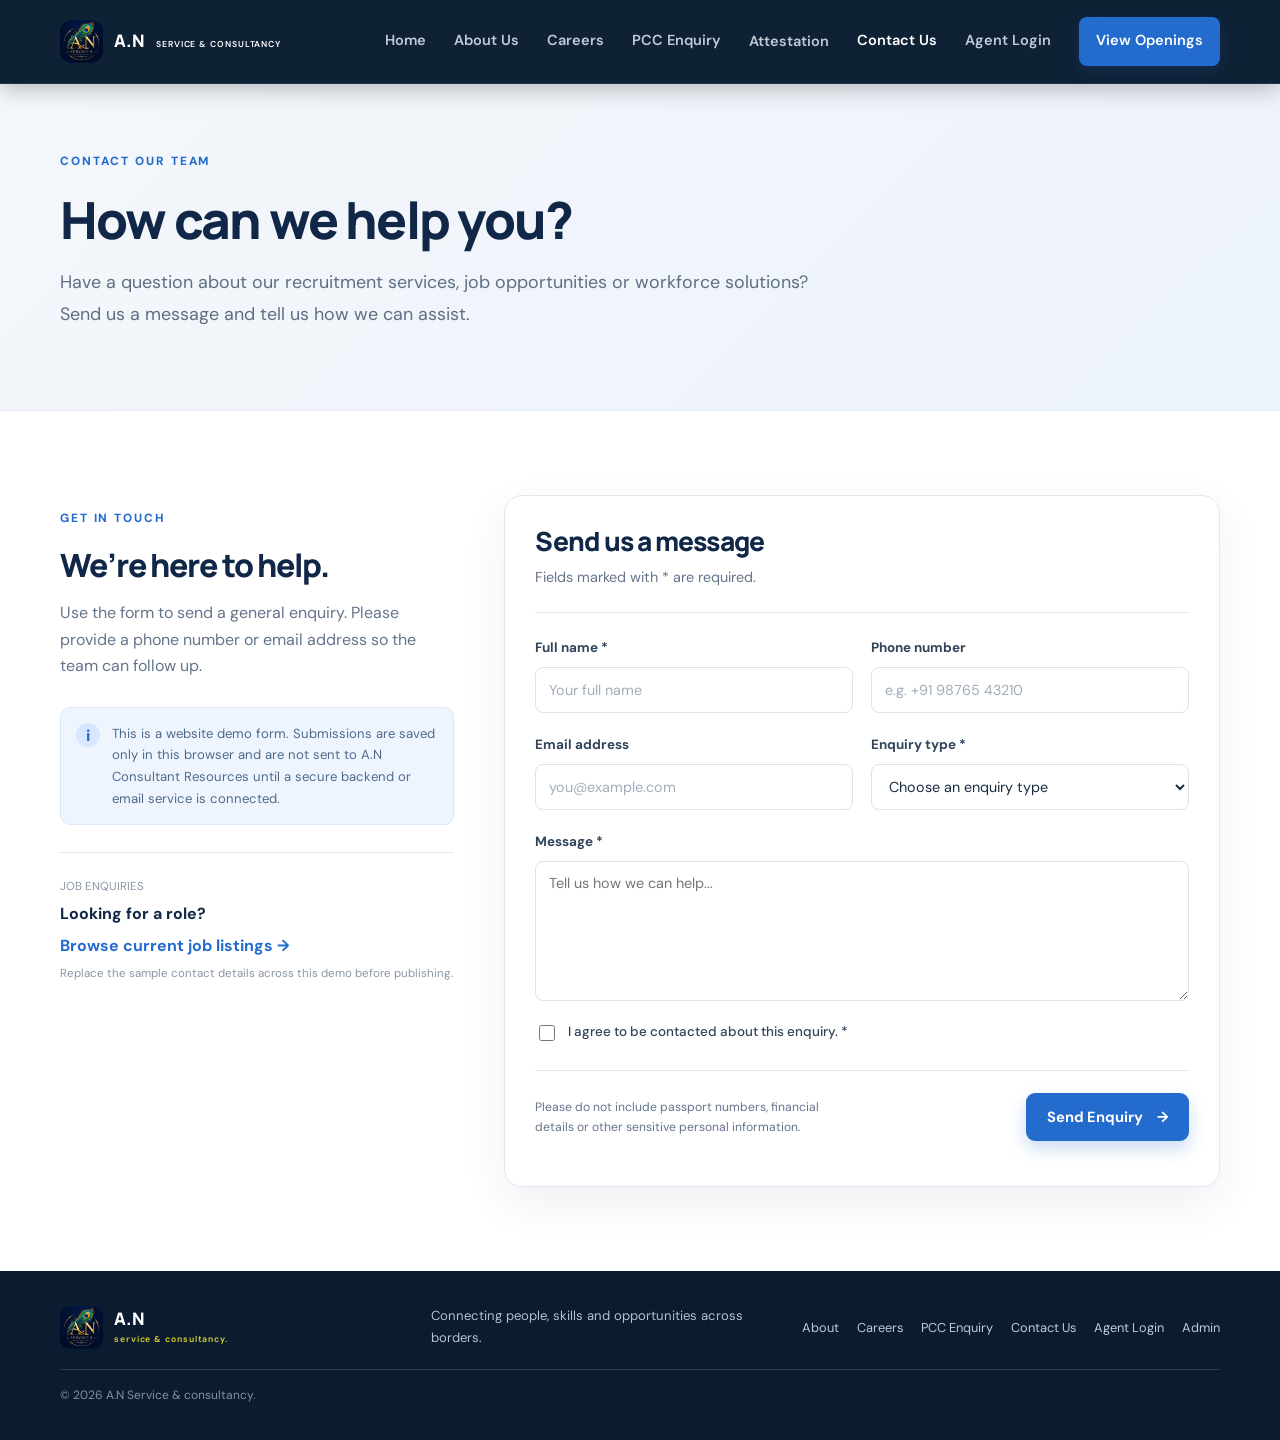
<file: contact-us.html>
<!DOCTYPE html>
<html lang="en">

<head>
    <meta charset="UTF-8">
    <meta name="viewport" content="width=device-width, initial-scale=1">
    <title>Contact Us | A.N Service &amp; Consultancy</title>
    <link rel="stylesheet" href="css/style.css">
    <script src="js/script.js" defer></script>
</head>

<body>
    <header class="site-header">
        <div class="container nav-wrap"> <a class="brand" href="index.html">
                <img class="brand-mark" src="css/logo.png" alt="A.N Resources logo">
                <span>A.N</span><span class="brand-sub">SERVICE &amp; CONSULTANCY</span>
            </a><button class="menu-toggle" aria-label="Toggle navigation" aria-expanded="false">☰</button>
            <nav class="nav"><a href="index.html">Home</a><a href="about.html">About Us</a><a 
                    href="careers.html">Careers</a><a href="pcc.html">PCC Enquiry</a>
                <div class="nav-mega-wrap"><button class="nav-mega-trigger" type="button"
                        aria-expanded="false">Attestation</button>
                    <div class="nav-mega" hidden>
                        <div class="mega-feature">
                            <p class="eyebrow">ATTESTATION</p>
                            <h3>Certificate attestation</h3>
                            <p>Find the right route for your certificate, destination country and document type.</p><a
                                class="mega-cta" href="contact-us.html">Start my enquiry →</a>
                        </div>
                        <div class="mega-column">
                            <h4>BY OFFICE</h4><a href="contact-us.html">HRD attestation<small>Educational
                                    certificates</small></a><a href="contact-us.html">Home attestation<small>Personal
                                    documents</small></a><a href="contact-us.html">SDM and notary<small>The other state
                                    route</small></a><a href="contact-us.html">MEA attestation<small>After the state
                                    step</small></a><a href="contact-us.html">Apostille<small>Apostille Convention
                                    countries</small></a><a href="contact-us.html">MOFA attestation<small>The last
                                    stamp, in the country</small></a><a href="contact-us.html">Equivalency and Saudi
                                QVP<small>UAE, Oman, Saudi Arabia</small></a>
                        </div>
                        <div class="mega-column mega-countries">
                            <h4>BY COUNTRY</h4>
                            <div class="mega-country-grid"><a href="contact-us.html">🇦🇪 UAE</a><a
                                    href="contact-us.html">🇴🇲 Oman</a><a href="contact-us.html">🇶🇦 Qatar</a><a
                                    href="contact-us.html">🇲🇾 Malaysia</a><a href="contact-us.html">🇰🇼 Kuwait</a><a
                                    href="contact-us.html">🇪🇬 Egypt</a><a href="contact-us.html">🇧🇭 Bahrain</a><a
                                    href="contact-us.html">🇱🇾 Libya</a><a href="contact-us.html">🇸🇦 Saudi
                                    Arabia</a><a href="contact-us.html">🇨🇳 China</a></div>
                        </div>
                        <div class="mega-column">
                            <h4>BY DOCUMENT</h4><a href="contact-us.html">Marriage certificate<small>Spouse and family
                                    visas</small></a><a href="contact-us.html">Birth certificate<small>Child’s visa or
                                    school</small></a><a href="contact-us.html">Experience certificate<small>Jobs
                                    abroad, healthcare too</small></a><a href="contact-us.html">Commercial
                                documents<small>Chamber of Commerce first</small></a>
                            <h4 class="mega-subhead">EVERY OTHER COUNTRY</h4><a href="contact-us.html">Find the route
                                for your country</a>
                            <h4 class="mega-subhead">TRANSLATION</h4><a href="contact-us.html">Certified
                                translation</a><a href="contact-us.html">Arabic translation</a><a
                                href="contact-us.html">Malayalam translation</a>
                        </div>
                    </div>
                </div><a class="active" href="contact-us.html">Contact Us</a><a href="agent-login.html">Agent Login</a><a
                    class="nav-cta" href="#openings">View Openings</a>
            </nav>
        </div>
    </header>
    <main>
        <section class="page-hero">
            <div class="container">
                <p class="eyebrow">CONTACT OUR TEAM</p>
                <h1>How can we help you?</h1>
                <p class="lead">Have a question about our recruitment services, job opportunities or workforce
                    solutions? Send us a message and tell us how we can assist.</p>
            </div>
        </section>
        <section class="section">
            <div class="container form-layout">
                <aside class="form-aside">
                    <p class="eyebrow">GET IN TOUCH</p>
                    <h2>We’re here to help.</h2>
                    <p>Use the form to send a general enquiry. Please provide a phone number or email address so the
                        team can follow up.</p>
                    <div class="aside-note"><span>i</span>
                        <p>This is a website demo form. Submissions are saved only in this browser and are not sent to
                            A.N Consultant Resources until a secure backend or email service is connected.</p>
                    </div>
                    <div class="aside-contact"><small>JOB ENQUIRIES</small><strong>Looking for a role?</strong><a
                            href="careers.html">Browse current job listings →</a><small>Replace the sample contact
                            details across this demo before publishing.</small></div>
                </aside>
                <form class="pcc-form" id="contact-form">
                    <div class="form-title">
                        <h2>Send us a message</h2>
                        <p>Fields marked with * are required.</p>
                    </div>
                    <div class="form-grid">
                        <div class="field"><label for="contact-name">Full name *</label><input id="contact-name"
                                name="name" required autocomplete="name" placeholder="Your full name"></div>
                        <div class="field"><label for="contact-phone">Phone number</label><input id="contact-phone"
                                name="phone" type="tel" autocomplete="tel" placeholder="e.g. +91 98765 43210"></div>
                        <div class="field"><label for="contact-email">Email address</label><input id="contact-email"
                                name="email" type="email" autocomplete="email" placeholder="you@example.com"></div>
                        <div class="field"><label for="contact-subject">Enquiry type *</label><select
                                id="contact-subject" name="subject" required>
                                <option value="">Choose an enquiry type</option>
                                <option>Job opportunity</option>
                                <option>Recruitment services</option>
                                <option>Employer / workforce enquiry</option>
                                <option>General question</option>
                                <option>Other</option>
                            </select></div>
                        <div class="field full"><label for="contact-message">Message *</label><textarea
                                id="contact-message" name="message" required rows="6"
                                placeholder="Tell us how we can help..."></textarea></div>
                        <div class="field full"><label class="check-label"><input type="checkbox" name="consent"
                                    value="Yes" required> I agree to be contacted about this enquiry. *</label></div>
                    </div>
                    <div class="form-footer">
                        <p>Please do not include passport numbers, financial details or other sensitive personal
                            information.</p><button class="btn btn-primary" type="submit">Send Enquiry
                            <span>→</span></button>
                    </div>
                    <div class="form-message" id="contact-form-message" role="status" aria-live="polite"></div>
                </form>
            </div>
        </section>
    </main>
    <footer class="footer">
        <div class="container footer-grid"><a class="brand footer-brand" href="index.html">
        <img class="brand-mark" src="css/logo.png" alt="A.N Resources logo">
        <span>A.N<span class="brand-sub">service &amp; consultancy.</span></span>
      </a>
            <p>Connecting people, skills and opportunities across borders.</p>
            <div class="footer-links"><a href="about.html">About</a><a href="careers.html">Careers</a><a
                    href="pcc.html">PCC Enquiry</a><a href="contact-us.html">Contact Us</a><a
                    href="agent-login.html">Agent Login</a><a href="admin-login.html">Admin</a></div><small>© <span
                    class="year"></span> A.N Service &amp; consultancy.</small>
        </div>
    </footer>
</body>

</html>
</file>
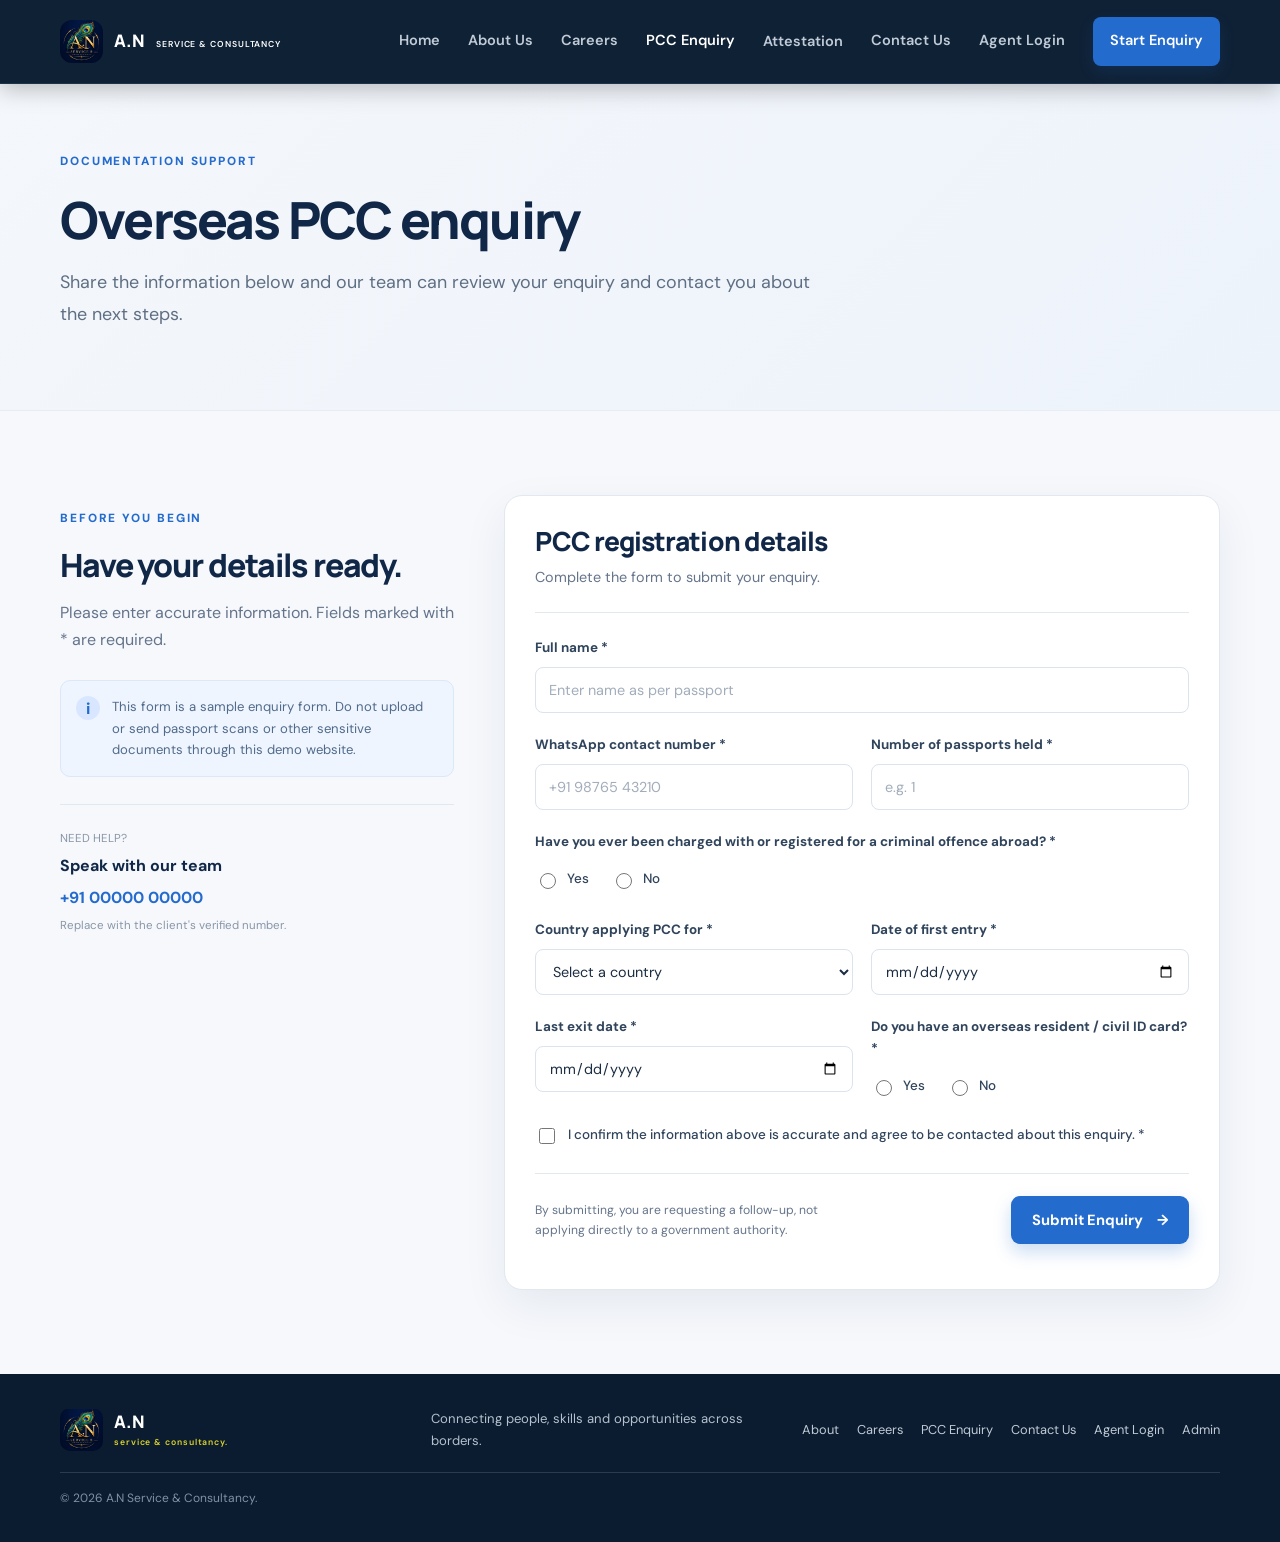
<file: pcc.html>
<!DOCTYPE html>
<html lang="en">

<head>
    <meta charset="UTF-8">
    <meta name="viewport" content="width=device-width, initial-scale=1">
    <title>PCC Enquiry | A.N Service &amp; Consultancy</title>
    <link rel="stylesheet" href="css/style.css">
    <script src="js/script.js" defer></script>
</head>

<body>
    <header class="site-header">
        <div class="container nav-wrap"> <a class="brand" href="index.html">
        <img class="brand-mark" src="css/logo.png" alt="A.N Resources logo">
         <span>A.N</span><span class="brand-sub">SERVICE &amp; CONSULTANCY</span>
      </a><button class="menu-toggle" aria-label="Toggle navigation"
                aria-expanded="false">☰</button>
           <nav class="nav"><a href="index.html">Home</a><a href="about.html">About Us</a><a 
          href="careers.html">Careers</a><a class="active" href="pcc.html">PCC Enquiry</a><div class="nav-mega-wrap"><button class="nav-mega-trigger" type="button" aria-expanded="false">Attestation</button><div class="nav-mega" hidden><div class="mega-feature"><p class="eyebrow">ATTESTATION</p><h3>Certificate attestation</h3><p>Find the right route for your certificate, destination country and document type.</p><a class="mega-cta" href="contact-us.html">Start my enquiry →</a></div><div class="mega-column"><h4>BY OFFICE</h4><a href="contact-us.html">HRD attestation<small>Educational certificates</small></a><a href="contact-us.html">Home attestation<small>Personal documents</small></a><a href="contact-us.html">SDM and notary<small>The other state route</small></a><a href="contact-us.html">MEA attestation<small>After the state step</small></a><a href="contact-us.html">Apostille<small>Apostille Convention countries</small></a><a href="contact-us.html">MOFA attestation<small>The last stamp, in the country</small></a><a href="contact-us.html">Equivalency and Saudi QVP<small>UAE, Oman, Saudi Arabia</small></a></div><div class="mega-column mega-countries"><h4>BY COUNTRY</h4><div class="mega-country-grid"><a href="contact-us.html">🇦🇪 UAE</a><a href="contact-us.html">🇴🇲 Oman</a><a href="contact-us.html">🇶🇦 Qatar</a><a href="contact-us.html">🇲🇾 Malaysia</a><a href="contact-us.html">🇰🇼 Kuwait</a><a href="contact-us.html">🇪🇬 Egypt</a><a href="contact-us.html">🇧🇭 Bahrain</a><a href="contact-us.html">🇱🇾 Libya</a><a href="contact-us.html">🇸🇦 Saudi Arabia</a><a href="contact-us.html">🇨🇳 China</a></div></div><div class="mega-column"><h4>BY DOCUMENT</h4><a href="contact-us.html">Marriage certificate<small>Spouse and family visas</small></a><a href="contact-us.html">Birth certificate<small>Child’s visa or school</small></a><a href="contact-us.html">Experience certificate<small>Jobs abroad, healthcare too</small></a><a href="contact-us.html">Commercial documents<small>Chamber of Commerce first</small></a><h4 class="mega-subhead">EVERY OTHER COUNTRY</h4><a href="contact-us.html">Find the route for your country</a><h4 class="mega-subhead">TRANSLATION</h4><a href="contact-us.html">Certified translation</a><a href="contact-us.html">Arabic translation</a><a href="contact-us.html">Malayalam translation</a></div></div></div><a href="contact-us.html">Contact Us</a><a
          href="agent-login.html">Agent Login</a><a class="nav-cta" href="#pcc-form">Start Enquiry</a></nav>
        </div>
    </header>
    <main>
        <section class="page-hero">
            <div class="container">
                <p class="eyebrow">DOCUMENTATION SUPPORT</p>
                <h1>Overseas PCC enquiry</h1>
                <p class="lead">Share the information below and our team can review your enquiry and contact you about
                    the next steps.</p>
            </div>
        </section>
        <section class="section pcc-section">
            <div class="container form-layout">
                <aside class="form-aside">
                    <p class="eyebrow">BEFORE YOU BEGIN</p>
                    <h2>Have your details ready.</h2>
                    <p>Please enter accurate information. Fields marked with * are required.</p>
                    <div class="aside-note"><span>i</span>
                        <p>This form is a sample enquiry form. Do not upload or send passport scans or other sensitive
                            documents through this demo website.</p>
                    </div>
                    <div class="aside-contact"><small>NEED HELP?</small><strong>Speak with our team</strong><a
                            href="tel:+910000000000">+91 00000 00000</a><small>Replace with the client's verified
                            number.</small></div>
                </aside>
                <form class="pcc-form" id="pcc-form">
                    <div class="form-title">
                        <h2>PCC registration details</h2>
                        <p>Complete the form to submit your enquiry.</p>
                    </div>
                    <div class="form-grid">
                        <div class="field full"><label for="fullName">Full name *</label><input id="fullName"
                                name="fullName" required placeholder="Enter name as per passport"></div>
                        <div class="field"><label for="whatsapp">WhatsApp contact number *</label><input id="whatsapp"
                                name="whatsapp" required type="tel" placeholder="+91 98765 43210"></div>
                        <div class="field"><label for="passportCount">Number of passports held *</label><input
                                id="passportCount" name="passportCount" type="number" min="1" required
                                placeholder="e.g. 1"></div>
                        <div class="field full"><label>Have you ever been charged with or registered for a criminal
                                offence abroad? *</label>
                            <div class="radio-row"><label class="radio-label"><input type="radio" name="criminalOffence"
                                        value="Yes" required> Yes</label><label class="radio-label"><input type="radio"
                                        name="criminalOffence" value="No" required> No</label></div>
                        </div>
                        <div class="field"><label for="country">Country applying PCC for *</label><select id="country"
                                name="country" required>
                                <option value="">Select a country</option>
                                <option>United Arab Emirates (UAE)</option>
                                <option>Saudi Arabia</option>
                                <option>Qatar</option>
                                <option>Kuwait</option>
                                <option>Oman</option>
                                <option>Bahrain</option>
                                <option>Other</option>
                            </select></div>
                        <div class="field"><label for="firstEntry">Date of first entry *</label><input id="firstEntry"
                                name="firstEntry" type="date" required></div>
                        <div class="field"><label for="lastExit">Last exit date *</label><input id="lastExit"
                                name="lastExit" type="date" required></div>
                        <div class="field"><label>Do you have an overseas resident / civil ID card? *</label>
                            <div class="radio-row"><label class="radio-label"><input type="radio" name="civilId"
                                        value="Yes" required> Yes</label><label class="radio-label"><input type="radio"
                                        name="civilId" value="No" required> No</label></div>
                        </div>
                        <div class="field full"><label class="check-label"><input type="checkbox" id="consent" required>
                                I confirm the information above is accurate and agree to be contacted about this
                                enquiry. *</label></div>
                    </div>
                    <div class="form-footer">
                        <p>By submitting, you are requesting a follow-up, not applying directly to a government
                            authority.</p><button class="btn btn-primary" type="submit">Submit Enquiry
                            <span>→</span></button>
                    </div>
                    <div class="form-message" id="form-message" role="status"></div>
                </form>
            </div>
        </section>
    </main>
    <footer class="footer">
        <div class="container footer-grid"> <a class="brand footer-brand" href="index.html">
        <img class="brand-mark" src="css/logo.png" alt="A.N Resources logo">
        <span>A.N<span class="brand-sub">service &amp; consultancy.</span></span>
      </a>
            <p>Connecting people, skills and opportunities across borders.</p>
            <div class="footer-links"><a href="about.html">About</a><a href="careers.html">Careers</a><a
                    href="pcc.html">PCC Enquiry</a><a href="contact-us.html">Contact Us</a><a
                    href="agent-login.html">Agent Login</a><a href="admin-login.html">Admin</a></div><small>© <span
                    class="year"></span> A.N Service &amp; Consultancy.</small>
        </div>
    </footer>
</body>

</html>
</file>
<file: css/style.css>
@import url('https://fonts.googleapis.com/css2?family=DM+Sans:wght@400;500;600;700&family=Manrope:wght@400;500;600;700;800&display=swap');
    :root{--navy:#142b45;--blue:#2463eb;--blue-dark:#1749b6;--teal:#1d9c91;--ink:#182b40;--muted:#64748b;--line:#e2e8f0;--soft:#f5f8fc;--white:#fff;--shadow:0 18px 50px rgba(20,43,69,.08)}
    *{box-sizing:border-box}html{scroll-behavior:smooth}body{margin:0;font-family:'DM Sans',sans-serif;color:var(--ink);line-height:1.65;background:#fff}h1,h2,h3{font-family:Manrope,sans-serif;line-height:1.2;letter-spacing:-.035em;color:var(--navy);margin:0 0 16px}h1{font-size:clamp(2.5rem,5vw,4.25rem);font-weight:800}h2{font-size:clamp(1.8rem,3vw,2.65rem);font-weight:800}h3{font-size:1.22rem;font-weight:750}p{margin:0 0 16px}.container{width:min(1160px,calc(100% - 48px));margin:0 auto}.site-header{height:84px;border-bottom:1px solid #edf1f6;background:rgba(255,255,255,.96);position:sticky;top:0;z-index:20;backdrop-filter:blur(12px)}.nav-wrap{height:100%;display:flex;align-items:center;justify-content:space-between;gap:28px}.brand{display:flex;align-items:center;gap:11px;text-decoration:none;color:var(--navy);font-family:Manrope,sans-serif;font-size:1.08rem;font-weight:800;line-height:1.2;white-space:nowrap}.brand-mark{display:grid;place-items:center;width:43px;height:43px;background:var(--navy);color:#fff;border-radius:12px;font-size:.95rem;letter-spacing:-.05em}.brand-sub{display:block;font:600 .54rem 'DM Sans',sans-serif;letter-spacing:.105em;color:#ded52a;margin-top:4px}.nav{display:flex;align-items:center;gap:28px}.nav a,.back-link{font-size:.91rem;text-decoration:none;color:#526277;font-weight:600;transition:.2s}.nav a:hover,.nav a.active,.back-link:hover{color:var(--blue)}.nav .nav-cta{background:var(--blue);color:#fff;padding:12px 17px;border-radius:8px}.nav .nav-cta:hover{background:var(--blue-dark);color:#fff}.menu-toggle{display:none;border:0;background:transparent;font-size:1.6rem;color:var(--navy)}.hero{padding:78px 0 84px;background:radial-gradient(ellipse at 90% 15%,#e9f1ff 0,transparent 33%),linear-gradient(180deg,#fbfdff,#fff)}.hero-grid{display:grid;grid-template-columns:1.05fr .95fr;align-items:center;gap:65px}.eyebrow{color:var(--blue);font-size:.74rem;letter-spacing:.16em;font-weight:800;margin:0 0 17px}.hero h1 span{color:var(--blue)}.lead{font-size:1.12rem;line-height:1.8;color:#627286;max-width:610px}.hero-actions{display:flex;gap:12px;flex-wrap:wrap;margin:29px 0 35px}.btn{display:inline-flex;align-items:center;justify-content:center;gap:14px;padding:13px 20px;border:1px solid transparent;border-radius:8px;font:700 .92rem 'DM Sans',sans-serif;text-decoration:none;cursor:pointer;transition:transform .2s,background .2s}.btn:hover{transform:translateY(-2px)}.btn-primary{background:var(--blue);color:#fff;box-shadow:0 7px 16px #2463eb2b}.btn-primary:hover{background:var(--blue-dark)}.btn-outline{background:#fff;border-color:#d5dfeb;color:var(--navy)}.btn-outline:hover{border-color:var(--blue);color:var(--blue)}.btn-light{background:#fff;color:var(--navy)}.btn-small{padding:10px 13px;font-size:.83rem;white-space:nowrap}.btn-full{width:100%;margin-top:8px}.trust-row{display:flex;gap:28px;border-top:1px solid var(--line);padding-top:22px}.trust-row div{display:flex;flex-direction:column}.trust-row strong{font-size:.9rem;color:var(--navy)}.trust-row small{font-size:.78rem;color:#8794a5}.hero-art{position:relative;min-height:420px;display:grid;place-items:center;background:linear-gradient(135deg,#e9f0fb,#f5f8ff);border-radius:28px;overflow:hidden}.hero-art:before,.hero-art:after{content:"";position:absolute;border:1px solid #d2dff1;border-radius:50%;width:420px;height:420px}.hero-art:after{width:310px;height:310px}.card-main{position:relative;z-index:1;background:#fff;border:1px solid #ffffffb8;border-radius:18px;box-shadow:0 25px 70px #193c681a;width:min(330px,80%);padding:29px}.art-icon{display:grid;place-items:center;width:43px;height:43px;background:#e9f0ff;color:var(--blue);border-radius:12px;font-size:1.5rem;margin-bottom:27px}.card-main h2{font-size:1.65rem}.card-main p:not(.eyebrow){color:var(--muted);font-size:.9rem}.art-line{height:1px;background:var(--line);margin:22px 0}.art-stats{display:grid;grid-template-columns:repeat(3,1fr);gap:10px}.art-stats div{display:flex;flex-direction:column}.art-stats strong{font-size:1.05rem;color:var(--blue)}.art-stats small{font-size:.66rem;color:var(--muted);line-height:1.35}.floating-tag{position:absolute;z-index:2;bottom:38px;right:12px;background:#fff;padding:12px 16px;border-radius:10px;box-shadow:var(--shadow);font-size:.78rem;font-weight:700}.dot{display:inline-block;width:8px;height:8px;background:var(--teal);border-radius:50%;margin-right:7px}.section{padding:84px 0}.section-heading{text-align:center;max-width:660px;margin:0 auto 42px}.section-heading>p:last-child{color:var(--muted)}.feature-grid{display:grid;grid-template-columns:repeat(3,1fr);gap:22px}.feature-card{padding:29px;border:1px solid var(--line);border-radius:15px;background:#fff;transition:.25s}.feature-card:hover{transform:translateY(-4px);box-shadow:var(--shadow);border-color:#c9d8f2}.feature-icon{display:grid;place-items:center;width:48px;height:48px;border-radius:13px;background:#edf3ff;color:var(--blue);font-size:1.4rem;font-weight:700;margin-bottom:24px}.feature-card p{font-size:.93rem;color:var(--muted);min-height:76px}.text-link{color:var(--blue);font-size:.9rem;text-decoration:none;font-weight:700}.text-link:hover{text-decoration:underline}.cta-band{background:var(--navy);padding:48px 0;color:#fff}.cta-content{display:flex;align-items:center;justify-content:space-between;gap:30px}.cta-band h2{color:#fff;font-size:2rem;margin-bottom:10px}.cta-band p:not(.eyebrow){color:#c0ccda;margin-bottom:0}.cta-band .eyebrow{color:#8eb5ff}.footer{background:#0f2135;color:#b5c1ce;padding:34px 0}.footer-grid{display:grid;grid-template-columns:1fr 1fr auto;gap:20px;align-items:center}.footer-brand{color:#fff}.footer-brand .brand-sub{color:#ded52a}.footer-grid>p{font-size:.82rem;margin:0}.footer-links{display:flex;gap:18px}.footer-links a{font-size:.8rem;text-decoration:none;color:#c1cbd7}.footer-links a:hover{color:#fff}.footer-grid>small{grid-column:1/-1;border-top:1px solid #293b4e;padding-top:16px;font-size:.75rem;color:#8191a4}.page-hero{padding:68px 0 64px;background:linear-gradient(120deg,#f4f8ff,#fbfdff);border-bottom:1px solid #edf2f8}.page-hero h1{font-size:clamp(2.4rem,4vw,3.5rem);max-width:850px}.page-hero .lead{max-width:760px}.split-section{display:grid;grid-template-columns:.8fr 1.2fr;gap:80px;align-items:start}.split-section>div:last-child{color:var(--muted);font-size:1.03rem}.soft-bg{background:var(--soft)}.jobs-heading{display:flex;align-items:end;justify-content:space-between;gap:20px;margin-bottom:25px}.jobs-heading h2{margin-bottom:0}.muted{color:var(--muted)}.jobs-list{display:grid;gap:16px}.job-card{display:grid;grid-template-columns:58px 1fr auto;gap:22px;align-items:center;border:1px solid var(--line);border-radius:14px;padding:23px 25px}.job-symbol{display:grid;place-items:center;width:52px;height:52px;background:#edf3ff;border-radius:13px;color:var(--blue);font-size:1.4rem}.job-type{font-size:.69rem;font-weight:800;letter-spacing:.12em;color:var(--blue)}.job-info h3{margin:5px 0 8px}.job-info p{font-size:.9rem;color:var(--muted);margin-bottom:11px}.job-meta{display:flex;gap:18px;flex-wrap:wrap;font-size:.78rem;color:#77869a}.notice{background:#fff9e9;border:1px solid #f4e3b6;color:#79622b;border-radius:9px;padding:14px 17px;font-size:.85rem;margin-top:24px}.form-layout{display:grid;grid-template-columns:.72fr 1.28fr;gap:42px;align-items:start}.form-aside{padding:14px 8px 0 0}.form-aside h2{font-size:2rem}.form-aside>p:not(.eyebrow){color:var(--muted)}.aside-note{display:flex;gap:12px;background:#eef5ff;border-radius:10px;padding:15px;margin:27px 0}.aside-note>span{display:grid;place-items:center;flex:0 0 24px;height:24px;border-radius:50%;background:#d8e7ff;color:var(--blue);font-weight:800}.aside-note p{font-size:.82rem;color:#506a8a;margin:0}.aside-contact{display:flex;flex-direction:column;gap:5px;border-top:1px solid var(--line);padding-top:24px}.aside-contact small{font-size:.72rem;color:#8996a7}.aside-contact strong{color:var(--navy)}.aside-contact a{color:var(--blue);text-decoration:none;font-weight:700}.pcc-form,.login-card{background:#fff;border:1px solid var(--line);border-radius:16px;padding:30px;box-shadow:var(--shadow)}.form-title{padding-bottom:22px;border-bottom:1px solid var(--line);margin-bottom:24px}.form-title h2{font-size:1.65rem;margin-bottom:8px}.form-title p{color:var(--muted);margin:0;font-size:.9rem}.form-grid{display:grid;grid-template-columns:1fr 1fr;gap:21px 18px}.field{display:flex;flex-direction:column;gap:8px}.field.full{grid-column:1/-1}.field label{font-size:.84rem;font-weight:700;color:#30445c}.field input:not([type=radio]):not([type=checkbox]),.field select,.table-toolbar input{width:100%;padding:12px 13px;border:1px solid #dbe3ed;border-radius:8px;background:#fff;font:400 .9rem 'DM Sans',sans-serif;color:var(--ink);outline:none}.field input:focus,.field select:focus,.table-toolbar input:focus{border-color:var(--blue);box-shadow:0 0 0 3px #2463eb18}.field input::placeholder{color:#a2adbb}.radio-row{display:flex;gap:22px;padding:7px 0}.radio-label{display:flex;align-items:center;gap:8px;font-weight:500!important}.radio-label input,.check-label input{accent-color:var(--blue);width:16px;height:16px}.check-label{display:flex;align-items:flex-start;gap:10px;font-weight:500!important;line-height:1.5}.check-label input{flex:0 0 auto;margin-top:3px}.form-footer{border-top:1px solid var(--line);margin-top:26px;padding-top:22px;display:flex;align-items:center;justify-content:space-between;gap:20px}.form-footer p{font-size:.76rem;color:var(--muted);max-width:300px;margin:0}.form-message{margin-top:15px;font-size:.88rem;font-weight:700}.form-message.success{color:#147d61}.form-message.error{color:#b42318}.admin-page{background:#f6f8fc;min-height:100vh}.login-wrap{min-height:calc(100vh - 170px);display:grid;place-items:center;padding:48px 24px}.login-card{width:min(440px,100%);padding:35px}.login-icon{display:grid;place-items:center;width:50px;height:50px;background:#eaf1ff;color:var(--blue);border-radius:14px;font-size:1.5rem;margin-bottom:23px}.login-card h1{font-size:2rem;margin-bottom:8px}.login-card>.muted{font-size:.9rem;margin-bottom:25px}.login-card .field{margin-bottom:18px}.demo-credentials{margin-top:22px;padding:14px;background:#f5f8fc;border-radius:8px;font-size:.82rem;color:#53647a}.demo-credentials p{font-size:.75rem;margin:8px 0 0}.login-error{color:#b42318;font-size:.85rem}.dashboard-actions{display:flex;align-items:center;gap:20px}.dashboard-title{display:flex;justify-content:space-between;align-items:center;gap:20px;margin-bottom:28px}.dashboard-title h1{font-size:2.4rem;margin-bottom:8px}.dashboard-title p{margin-bottom:0}.stats-grid{display:grid;grid-template-columns:repeat(3,1fr);gap:17px;margin-bottom:25px}.stat-card{padding:22px;background:#fff;border:1px solid var(--line);border-radius:12px;display:flex;flex-direction:column;gap:7px}.stat-card span{font-size:.83rem;color:var(--muted)}.stat-card strong{font:800 2rem Manrope,sans-serif;color:var(--navy)}.table-card{background:#fff;border:1px solid var(--line);border-radius:13px;overflow:hidden}.table-toolbar{display:flex;justify-content:space-between;align-items:center;gap:20px;padding:20px 22px;border-bottom:1px solid var(--line)}.table-toolbar h2{font-size:1.2rem;margin:0}.table-toolbar input{max-width:310px}.table-scroll{overflow-x:auto}table{width:100%;border-collapse:collapse;white-space:nowrap}th,td{text-align:left;padding:14px 16px;border-bottom:1px solid #edf1f6;font-size:.8rem}th{background:#f8fafc;color:#63748a;font-size:.72rem;text-transform:uppercase;letter-spacing:.05em}td{color:#41536a}td strong{display:block;color:var(--navy)}td small{color:#8794a5}.status-pill{display:inline-block;border-radius:30px;padding:4px 9px;font-size:.72rem;font-weight:700;background:#eef8f4;color:#16805f}.status-pill.yes{background:#fff2e8;color:#a44c13}.empty-state{text-align:center;padding:45px 20px}.empty-state>div{font-size:2rem;color:#91a1b5}.empty-state h3{margin:8px 0}.empty-state p{font-size:.86rem;color:var(--muted)}.modal-backdrop{position:fixed;inset:0;z-index:50;background:#10253c80;display:grid;place-items:center;padding:20px}.modal-backdrop[hidden]{display:none}.detail-modal{width:min(600px,100%);max-height:85vh;overflow:auto;background:#fff;border-radius:15px;padding:25px;box-shadow:var(--shadow)}.modal-heading{display:flex;justify-content:space-between;align-items:center;border-bottom:1px solid var(--line);padding-bottom:17px}.modal-heading h2{font-size:1.35rem;margin:0}.icon-button{border:0;background:#f0f4f9;border-radius:8px;width:34px;height:34px;font-size:1.5rem;cursor:pointer}.detail-grid{display:grid;grid-template-columns:1fr 1fr;gap:16px;padding-top:20px}.detail-item small{display:block;color:#8491a3;font-size:.72rem;margin-bottom:4px}.detail-item strong{font-size:.9rem;overflow-wrap:anywhere}.empty-hidden{display:none}.admin-page .footer{padding:22px 0}.admin-page .footer-grid{display:block}.admin-page .footer-grid small{border:0;padding:0}.dashboard-page{background:#f6f8fc}.dashboard-page .section{padding:42px 0}.dashboard-page .notice{margin-bottom:0}.dashboard-page .footer-grid{display:block}.dashboard-page .footer-grid small{border:0;padding:0}
    @media(max-width:900px){.nav{gap:16px}.nav a{font-size:.83rem}.hero-grid{gap:30px}.trust-row{gap:16px}.form-layout{gap:25px}.footer-grid{grid-template-columns:1fr 1fr}.footer-links{grid-column:1/-1}.split-section{gap:35px}}
    @media(max-width:700px){.container{width:min(100% - 32px,560px)}.site-header{height:72px}.brand{font-size:.98rem}.brand-mark{width:39px;height:39px}.menu-toggle{display:block}.nav{display:none;position:absolute;top:71px;left:0;right:0;background:#fff;padding:16px 24px 22px;border-bottom:1px solid var(--line);box-shadow:0 12px 18px #142b4510;flex-direction:column;align-items:stretch;gap:0}.nav.open{display:flex}.nav a{padding:12px 4px}.nav .nav-cta{text-align:center;margin-top:8px}.hero{padding:52px 0}.hero-grid{grid-template-columns:1fr}.hero-art{min-height:380px}.hero h1{font-size:2.65rem}.trust-row{justify-content:space-between;gap:10px}.trust-row strong{font-size:.78rem}.trust-row small{font-size:.68rem}.section{padding:58px 0}.feature-grid{grid-template-columns:1fr}.feature-card p{min-height:0}.cta-content{align-items:flex-start;flex-direction:column}.cta-band h2{font-size:1.7rem}.footer-grid{grid-template-columns:1fr;gap:15px}.footer-links{grid-column:auto;flex-wrap:wrap}.footer-grid>small{grid-column:auto}.page-hero{padding:48px 0}.page-hero h1{font-size:2.45rem}.split-section{grid-template-columns:1fr;gap:12px}.jobs-heading{align-items:flex-start;flex-direction:column}.job-card{grid-template-columns:46px 1fr;gap:15px;padding:18px}.job-symbol{width:44px;height:44px}.job-card>.btn{grid-column:2;justify-self:start}.job-meta{gap:7px;flex-direction:column}.form-layout{grid-template-columns:1fr}.form-aside{padding:0}.pcc-form{padding:22px}.form-grid{grid-template-columns:1fr}.field.full{grid-column:auto}.form-footer{align-items:stretch;flex-direction:column}.form-footer .btn{width:100%}.dashboard-title{align-items:flex-start;flex-direction:column}.dashboard-title h1{font-size:2rem}.stats-grid{grid-template-columns:1fr}.table-toolbar{align-items:stretch;flex-direction:column}.table-toolbar input{max-width:none}.dashboard-actions{gap:10px}.detail-grid{grid-template-columns:1fr 1fr}}

    /* GulfBridge visual refresh: premium global recruitment theme */
    :root{--navy:#102747;--blue:#246bce;--blue-dark:#1855a8;--teal:#1b9a8b;--ink:#1b2d42;--muted:#64748b;--line:#e1e8f0;--soft:#f4f7fb;--shadow:0 18px 48px rgba(16,39,71,.09)}
    body{background:#fff;color:var(--ink)}
    .site-header{background:rgba(255,255,255,.97);box-shadow:0 5px 22px rgba(16,39,71,.035)}
    .brand-mark{background:linear-gradient(145deg,#102747,#1b4779);border-radius:11px;box-shadow:0 5px 12px rgba(16,39,71,.14)}
    .nav .nav-cta{box-shadow:0 6px 15px rgba(36,107,206,.16)}
    .btn{border-radius:9px}
    .btn-primary{background:var(--blue);box-shadow:0 8px 18px rgba(36,107,206,.24)}
    .btn-primary:hover{background:var(--blue-dark)}
    /* Home hero: photo only on the homepage, with a readable navy overlay */
    .hero-photo{position:relative;isolation:isolate;overflow:hidden;min-height:590px;display:flex;align-items:center;padding:82px 0 76px;background:#102747 url('https://images.unsplash.com/photo-1512453979798-5ea266f8880c?auto=format&fit=crop&w=2200&q=88') center 46%/cover no-repeat}
    .hero-photo:before{content:"";position:absolute;inset:0;z-index:-1;background:linear-gradient(90deg,rgba(8,25,48,.92) 0%,rgba(11,34,63,.82) 48%,rgba(13,42,76,.36) 100%)}
    .hero-photo-content{position:relative;z-index:1;max-width:1160px;color:#fff}
    .hero-photo .eyebrow{color:#b9d5ff;letter-spacing:.18em}
    .hero-photo h1{color:#fff;max-width:800px;font-size:clamp(2.8rem,5.3vw,4.6rem);line-height:1.08;letter-spacing:-.045em;margin-bottom:24px}
    .hero-photo h1 span{color:#a9ccff}
    .hero-photo .lead{color:#e2eaf5;max-width:670px;font-size:1.12rem}
    .hero-photo .hero-actions{margin:30px 0 38px}
    .btn-glass{background:rgba(255,255,255,.08);border-color:rgba(255,255,255,.55);color:#fff;backdrop-filter:blur(8px)}
    .btn-glass:hover{background:rgba(255,255,255,.16);color:#fff;border-color:#fff}
    .hero-proof{display:flex;gap:28px;flex-wrap:wrap;padding-top:22px;border-top:1px solid rgba(255,255,255,.23);max-width:750px}
    .hero-proof span{display:flex;align-items:center;gap:9px;color:#e2eaf5;font-size:.85rem;font-weight:600}
    .hero-proof b{display:grid;place-items:center;width:30px;height:30px;border-radius:9px;background:rgba(255,255,255,.13);color:#c6dcff;font-size:.75rem}
    /* Internal page banners remain calm and high contrast */
    .page-hero{background:linear-gradient(135deg,#f4f7fb 0%,#edf3fb 100%);border-bottom:1px solid #e6edf5}
    /* .page-hero:after{content:"";display:block;width:64px;height:4px;margin:25px auto 0 0;border-radius:99px} */
    .page-hero .lead{color:#5f6f83}
    /* About page image-led section */
    .about-intro{display:grid;grid-template-columns:1fr 1fr;align-items:center;gap:64px}
    .about-photo-wrap{position:relative;min-height:380px;border-radius:20px;overflow:hidden;background:linear-gradient(135deg,#dbe7f7,#edf3fb);box-shadow:var(--shadow)}
    .about-photo{display:block;width:100%;height:420px;object-fit:cover}
    .photo-caption{position:absolute;left:18px;right:18px;bottom:18px;display:flex;flex-direction:column;gap:2px;padding:16px 18px;border:1px solid rgba(255,255,255,.5);border-radius:12px;background:rgba(16,39,71,.86);color:#fff;backdrop-filter:blur(10px)}
    .photo-caption strong{font:700 1.08rem Manrope,sans-serif}.photo-caption span{font-size:.83rem;color:#d8e5f5}
    .about-copy>p:not(.eyebrow){color:var(--muted)}
    .about-copy h2{max-width:480px}
    /* Soft section rhythm and crisp white cards */
    .soft-bg{background:linear-gradient(180deg,#f4f7fb,#f8fafd)}
    .feature-card{border-radius:16px;box-shadow:0 6px 20px rgba(16,39,71,.025)}
    .feature-card:hover{box-shadow:0 18px 38px rgba(16,39,71,.09)}
    .cta-band{background:linear-gradient(115deg,#102747,#173b65)}
    .footer{background:#0b1c30}
    /* Careers contact panel: preserve the original 3-column job-card alignment */
    .job-card{grid-template-columns:58px minmax(0,1fr) auto;align-items:center;background:#fff;box-shadow:0 5px 18px rgba(16,39,71,.025);transition:border-color .2s,box-shadow .2s}
    .job-card:hover{border-color:#cad8e8;box-shadow:0 10px 25px rgba(16,39,71,.055)}
    .job-info{min-width:0}
    .contact-toggle{cursor:pointer;align-self:center;font:700 .83rem 'DM Sans',sans-serif}
    .job-contact-panel{grid-column:1/-1;width:100%;min-width:0;margin:0;padding:19px 21px;background:#f4f7fb;border:1px solid #dce6f2;border-radius:12px;box-sizing:border-box;animation:contactReveal .22s ease}
    .job-contact-panel[hidden]{display:none}
    .job-contact-panel h4{margin:0 0 10px;color:var(--navy);font:750 1rem Manrope,sans-serif}
    .job-contact-panel p{margin:7px 0;font-size:.88rem;color:#4f6075;overflow-wrap:anywhere}
    .job-contact-panel a{color:var(--blue);font-weight:600;text-decoration:none}
    .job-contact-panel a:hover{text-decoration:underline}
    @keyframes contactReveal{from{opacity:0;transform:translateY(-4px)}to{opacity:1;transform:translateY(0)}}
    /* PCC: keep the form quiet, readable and privacy-focused */
    .pcc-section{background:#f6f8fc}
    .pcc-form{box-shadow:0 16px 45px rgba(16,39,71,.07);border-radius:18px}
    .form-aside{position:relative}
    .aside-note{border:1px solid #dbe8f8;background:#eef5ff}
    .field input:not([type=radio]):not([type=checkbox]),.field select{min-height:46px}
    /* Admin and dashboard retain the same polished light surfaces */
    .login-card,.dashboard-page .stat-card,.dashboard-page .table-wrap{border-radius:16px;box-shadow:0 10px 32px rgba(16,39,71,.05)}
    :focus-visible{outline:3px solid rgba(36,107,206,.38);outline-offset:3px}
    @media(max-width:900px){.about-intro{gap:32px}.hero-photo{min-height:550px}.hero-proof{gap:14px}}
    @media(max-width:700px){.hero-photo{min-height:auto;padding:62px 0 56px;background-position:58% center}.hero-photo:before{background:linear-gradient(90deg,rgba(8,25,48,.92),rgba(11,34,63,.75))}.hero-photo h1{font-size:2.65rem}.hero-proof{display:grid;grid-template-columns:1fr;gap:10px}.about-intro{grid-template-columns:1fr;gap:30px}.about-photo-wrap{min-height:290px}.about-photo{height:310px}.job-card{grid-template-columns:46px minmax(0,1fr);gap:14px;padding:18px}.job-card>.contact-toggle{grid-column:2;justify-self:start;align-self:start}.job-contact-panel{grid-column:1/-1;padding:16px}.page-hero:after{margin-top:20px}}
    @media(prefers-reduced-motion:reduce){html{scroll-behavior:auto}*,*::before,*::after{animation-duration:.01ms!important;transition-duration:.01ms!important}}
    /*Admin login page*/
    .admin-login{background:#102747 url('https://images.unsplash.com/photo-1512453979798-5ea266f8880c?auto=format&fit=crop&w=2200&q=88') center 46%/cover no-repeat}

    /* Functional dashboard tabs: PCC and Agent enquiry views */
    .dashboard-tabs{display:flex;gap:8px;flex-wrap:wrap;margin:0 0 26px;padding:6px;background:#eaf0f8;border:1px solid #dce5f0;border-radius:12px;width:fit-content;max-width:100%}
    .dashboard-tab{appearance:none;border:1px solid transparent;border-radius:8px;background:transparent;color:#53647a;padding:11px 17px;font:700 .9rem 'DM Sans',sans-serif;cursor:pointer;transition:background .18s,color .18s,box-shadow .18s}
    .dashboard-tab:hover{background:#f8fbff;color:#17345b}
    .dashboard-tab.active{background:#fff;color:#102747;border-color:#dce5f0;box-shadow:0 3px 9px rgba(16,39,71,.08)}
    .dashboard-tab[aria-selected="true"]{font-weight:800}
    .dashboard-view[hidden]{display:none!important}
    .dashboard-view{min-width:0}
    .sub-dashboard-title{margin-top:4px}
    .referral-form{margin-top:18px}
    .referral-form .form-title{margin-bottom:22px}
    .referral-form .form-footer{margin-top:24px}
    @media(max-width:520px){.dashboard-tabs{width:100%}.dashboard-tab{flex:1;padding:10px 9px;font-size:.82rem}.detail-grid{grid-template-columns:1fr}}

    /* Admin job-profile manager */
    .admin-job-form{margin:0 0 28px}
    .admin-job-form textarea,.field textarea{width:100%;min-height:120px;padding:12px 13px;border:1px solid #dbe3ed;border-radius:8px;background:#fff;font:400 .9rem 'DM Sans',sans-serif;color:var(--ink);resize:vertical;outline:none}
    .admin-job-form textarea:focus,.field textarea:focus{border-color:var(--blue);box-shadow:0 0 0 3px #2463eb18}
    .benefits-checks{display:grid;grid-template-columns:repeat(3,minmax(0,1fr));gap:12px 16px;padding:13px 15px;border:1px solid var(--line);border-radius:10px;background:#fbfcfe}
    .benefits-checks .check-label{align-items:center;font-size:.84rem}
    .jobs-admin-list{margin-top:26px}
    .jobs-admin-list .empty-state.empty-hidden{display:none}
    .managed-jobs-list{display:grid;gap:16px;margin:0 0 18px}
    .managed-job-card{grid-template-columns:58px minmax(0,1fr);align-items:start}
    .managed-job-card .job-info p{margin-bottom:9px}
    .managed-job-card .job-info h3{margin-bottom:12px}
    .managed-job-salary{color:var(--navy)}
    .managed-job-card .job-meta{margin-top:12px;padding-top:10px;border-top:1px solid #edf1f6}
    @media(max-width:700px){.benefits-checks{grid-template-columns:1fr 1fr}.managed-job-card{grid-template-columns:44px minmax(0,1fr)}}
    @media(max-width:420px){.benefits-checks{grid-template-columns:1fr}}


    /* Careers page: responsive 3-column cards and right-side job details drawer */
    .jobs-list,.managed-jobs-list{display:grid;grid-template-columns:repeat(3,minmax(0,1fr));gap:22px;align-items:stretch}
    .job-card{display:flex;flex-direction:column;align-items:stretch;gap:15px;min-width:0;height:100%;padding:24px;background:#fff;border:1px solid var(--line);border-radius:16px;box-shadow:0 5px 18px rgba(16,39,71,.035);transition:transform .2s,border-color .2s,box-shadow .2s}
    .job-card:hover{transform:translateY(-3px);border-color:#c7d7ee;box-shadow:0 14px 30px rgba(16,39,71,.08)}
    .job-card .job-symbol{width:48px;height:48px;flex:0 0 auto}
    .job-card .job-info{width:100%;flex:1;min-width:0}
    .job-card .job-info h3{margin:7px 0 10px;font-size:1.16rem}
    .job-card .job-info p{font-size:.88rem;line-height:1.65}
    .job-card .job-meta{display:flex;gap:8px;flex-direction:column;margin-top:13px;padding-top:12px;border-top:1px solid #edf1f6;font-size:.78rem}
    .job-card .view-job-btn{width:100%;margin-top:auto}
    .job-card .job-contact-panel,.job-card .job-full-details{display:none!important}
    .managed-jobs-list:empty{display:none}
    .job-drawer-backdrop{position:fixed;inset:0;z-index:90;background:rgba(8,22,40,.5);opacity:0;transition:opacity .22s}
    .job-drawer-backdrop[hidden]{display:none}
    .job-drawer-backdrop.visible{opacity:1}
    .job-drawer{position:fixed;z-index:91;top:0;right:0;width:min(520px,100%);height:100dvh;background:#fff;box-shadow:-20px 0 55px rgba(9,25,45,.18);transform:translateX(105%);transition:transform .24s ease;display:flex;flex-direction:column;outline:none}
    .job-drawer.open{transform:translateX(0)}
    .job-drawer-header{display:flex;align-items:flex-start;justify-content:space-between;gap:18px;padding:27px 28px 20px;border-bottom:1px solid var(--line);background:#f8faff}
    .job-drawer-header .eyebrow{margin-bottom:8px}
    .job-drawer-header h2{font-size:1.55rem;margin:0;overflow-wrap:anywhere}
    .job-drawer-content{overflow:auto;padding:25px 28px 35px}
    .job-drawer-content .job-info{display:block!important}
    .job-drawer-content .job-info h3{display:none}
    .job-drawer-content .job-info p{font-size:.94rem;color:#526277;line-height:1.75}
    .job-drawer-content .job-meta{display:flex;flex-direction:column;gap:8px;margin:15px 0;padding:14px 0;border-top:1px solid var(--line);border-bottom:1px solid var(--line)}
    .job-drawer-extra{margin-top:20px;padding:18px;background:#f5f8fc;border:1px solid #e1e9f3;border-radius:12px}
    .job-drawer-extra p{margin:0 0 12px;font-size:.9rem;color:#526277;line-height:1.7}
    .job-drawer-extra p:last-child{margin-bottom:0}
    .job-drawer-contact{margin-top:22px;padding-top:20px;border-top:1px solid var(--line)}
    .job-drawer-contact h3{font-size:1.05rem;margin-bottom:12px}
    .job-drawer-contact p{font-size:.9rem;color:#526277;margin:8px 0;overflow-wrap:anywhere}
    .job-drawer-contact a{color:var(--blue);font-weight:650;text-decoration:none}
    .job-drawer-contact a:hover{text-decoration:underline}
    body.job-drawer-open{overflow:hidden}
    @media(max-width:980px){.jobs-list,.managed-jobs-list{grid-template-columns:repeat(2,minmax(0,1fr))}}
    @media(max-width:700px){.jobs-list,.managed-jobs-list{grid-template-columns:1fr;gap:16px}.job-card{padding:21px}.job-drawer-header{padding:22px 20px 17px}.job-drawer-content{padding:21px 20px 30px}}


    /* Careers search */
    .job-search{max-width:660px;margin:0 0 26px;background:#fff;border:1px solid var(--line);border-radius:14px;padding:20px 22px;box-shadow:0 5px 18px rgba(16,39,71,.035)}
    .job-search>label{display:block;font-weight:800;color:var(--navy);font-size:.9rem;margin-bottom:9px}
    .job-search-control{display:flex;align-items:center;gap:10px}
    .job-search-control>span{font-size:1.7rem;line-height:1;color:var(--blue)}
    .job-search-control input{flex:1;min-width:0;border:1px solid #dbe3ed;border-radius:8px;padding:13px 14px;font:400 .95rem 'DM Sans',sans-serif;outline:none}
    .job-search-control input:focus{border-color:var(--blue);box-shadow:0 0 0 3px #2463eb18}
    .job-search-hint{font-size:.78rem;color:var(--muted);margin:9px 0 0}
    .job-search-empty{background:#fff;border:1px dashed #cbd6e5;border-radius:12px;padding:24px;color:var(--muted);text-align:center;margin:0 0 20px}
    .job-card[hidden],.job-search-empty[hidden]{display:none!important}
    .field textarea{width:100%;min-height:140px;padding:12px 13px;border:1px solid #dbe3ed;border-radius:8px;background:#fff;font:400 .9rem 'DM Sans',sans-serif;color:var(--ink);resize:vertical;outline:none}
    .field textarea:focus{border-color:var(--blue);box-shadow:0 0 0 3px #2463eb18}
    @media(max-width:520px){.job-search{padding:17px}.job-search-control{flex-wrap:wrap}.job-search-control input{flex-basis:calc(100% - 38px)}.job-search-control .btn{margin-left:32px}}


    /* ===== Dark navbar to match footer ===== */
    .site-header {
    background: #0f2135;
    border-bottom: 1px solid #1d334d;
    box-shadow: 0 5px 22px rgba(0, 0, 0, .25);
    }

    .site-header .brand,
    .site-header .brand span {
    color: #fff;
    }

    .site-header .brand-sub {
    color: #ded52a;
    }

    .site-header .nav a {
    color: #c1cbd7;
    }

    .site-header .nav a:hover,
    .site-header .nav a.active {
    color: #fff;
    }

    .site-header .nav .nav-cta {
    background: var(--blue);
    color: #fff;
    }

    .site-header .nav .nav-cta:hover {
    background: var(--blue-dark);
    color: #fff;
    }

    .site-header .menu-toggle {
    color: #fff;
    }

    @media (max-width: 700px) {
    .site-header .nav {
        background: #0f2135;
        border-bottom: 1px solid #1d334d;
        box-shadow: 0 12px 18px rgba(0, 0, 0, .35);
    }

    .site-header .nav a {
        color: #c1cbd7;
        border-bottom: 1px solid #1d334d;
    }

    .site-header .nav a:last-child {
        border-bottom: 0;
    }

    .site-header .nav a:hover,
    .site-header .nav a.active {
        color: #fff;
    }
    }

    /* Keep admin / agent login pages on a light header */
    .admin-page .site-header {
    background: rgba(255, 255, 255, .97);
    border-bottom: 1px solid #edf1f6;
    box-shadow: 0 5px 22px rgba(16, 39, 71, .035);
    }

    .admin-page .site-header .brand,
    .admin-page .site-header .brand span {
    color: var(--navy);
    }

    .admin-page .site-header .nav a,
    .admin-page .site-header .back-link {
    color: #526277;
    }

    .admin-page .site-header .menu-toggle {
    color: var(--navy);
    }


    /* ===== Glassmorphism login pages (admin + agent) ===== */
    .admin-login {
    position: relative;
    }

    .admin-login::before {
    content: "";
    position: absolute;
    inset: 0;
    background: linear-gradient(135deg, rgba(8, 25, 48, .55) 0%, rgba(11, 34, 63, .45) 50%, rgba(13, 42, 76, .35) 100%);
    backdrop-filter: blur(2px) saturate(120%);
    -webkit-backdrop-filter: blur(2px) saturate(120%);
    pointer-events: none;
    }

    .admin-login .login-card {
    position: relative;
    z-index: 1;
    overflow: hidden;
    background: rgba(255, 255, 255, .18);
    border: 1px solid rgba(255, 255, 255, .35);
    box-shadow:
        0 24px 60px rgba(8, 22, 40, .35),
        inset 0 1px 0 rgba(255, 255, 255, .45);
    backdrop-filter: blur(22px) saturate(160%);
    -webkit-backdrop-filter: blur(22px) saturate(160%);
    color: #f4f8ff;
    }

    /* Logo watermark inside the card */
    .admin-login .login-card::before {
    content: "";
    position: absolute;
    inset: 0;
    background: url('logo.png') center center / 70% no-repeat;
    opacity: .18;
    filter: grayscale(1) brightness(2);
    pointer-events: none;
    z-index: 0;
    }

    .admin-login .login-card > * {
    position: relative;
    z-index: 1;
    }

    .admin-login .login-card h1,
    .admin-login .login-card .eyebrow {
    color: #ffffff;
    }

    .admin-login .login-card .eyebrow {
    color: #b9d5ff;
    }

    .admin-login .login-card .muted {
    color: rgba(230, 238, 250, .85);
    }

    .admin-login .login-card .login-icon {
    background: rgba(255, 255, 255, .22);
    color: #ffffff;
    border: 1px solid rgba(255, 255, 255, .35);
    backdrop-filter: blur(6px);
    }

    .admin-login .login-card .field label {
    color: #eaf1fb;
    }

    .admin-login .login-card .field input:not([type=radio]):not([type=checkbox]) {
    background: rgba(255, 255, 255, .14);
    border: 1px solid rgba(255, 255, 255, .35);
    color: #ffffff;
    }

    .admin-login .login-card .field input::placeholder {
    color: rgba(230, 238, 250, .6);
    }

    .admin-login .login-card .field input:focus {
    background: rgba(255, 255, 255, .22);
    border-color: rgba(255, 255, 255, .75);
    box-shadow: 0 0 0 3px rgba(169, 204, 255, .35);
    }

    .admin-login .login-card .demo-credentials {
    background: rgba(255, 255, 255, .12);
    border: 1px solid rgba(255, 255, 255, .25);
    color: #eaf1fb;
    backdrop-filter: blur(6px);
    }

    .admin-login .login-card .demo-credentials code {
    background: rgba(255, 255, 255, .2);
    color: #ffffff;
    padding: 1px 6px;
    border-radius: 4px;
    }

    .admin-login .login-card .login-error {
    color: #ffb4b4;
    }

    @supports not ((backdrop-filter: blur(1px)) or (-webkit-backdrop-filter: blur(1px))) {
    .admin-login .login-card { background: rgba(16, 39, 71, .88); }
    }


    /* ===== Brand logo image (navbar + footer) ===== */
    .brand-mark {
    background: transparent !important;
    box-shadow: none !important;
    border-radius: 12px;
    object-fit: contain;
    padding: 0;
    display: block;
    width: 43px;
    height: 43px;
    }

    @media (max-width: 700px) {
    .brand-mark {
        width: 39px;
        height: 39px;
    }
    }

    .footer-brand .brand-mark {
    border-radius: 10px;
    }
/* Image-led admin job cards and agent Careers page */
.managed-job-card{display:flex;flex-direction:column;align-items:stretch}
.managed-job-image{display:block;width:100%;height:180px;object-fit:cover;border-radius:11px;background:#f2f5f9}
.managed-job-card .job-info{flex:1}
.job-photo-preview{display:block;max-width:260px;max-height:180px;object-fit:contain;margin-top:12px;border:1px solid var(--line);border-radius:10px}
.admin-job-thumb{width:80px;height:54px;object-fit:cover;border-radius:6px}
.agent-dashboard-tabs{margin:22px 0 28px}
.agent-jobs-list{margin-top:16px}
.agent-dashboard-view[hidden]{display:none!important}
.job-detail-split{display:grid;grid-template-columns:minmax(0,1.05fr) minmax(0,1fr);gap:22px;align-items:start}
.job-detail-photo{display:block;width:100%;max-height:520px;object-fit:cover;border-radius:12px;background:#f2f5f9}
.job-detail-copy h3{font-size:1.2rem;margin:0 0 12px;color:var(--navy)}
.job-detail-copy p{font-size:.96rem;line-height:1.8;color:#526277;white-space:pre-wrap;overflow-wrap:anywhere}
@media(max-width:600px){.job-detail-split{grid-template-columns:1fr}.job-detail-photo{max-height:280px}}


/* Attestation mega menu */
.nav-mega-wrap{position:relative;display:flex;align-items:center}
.site-header .nav .nav-mega-trigger{display:inline-flex;align-items:center;gap:7px;padding:8px 0;border:0;background:transparent;color:#c1cbd7;font:600 .91rem 'DM Sans',sans-serif;cursor:pointer;white-space:nowrap}
.site-header .nav .nav-mega-trigger:hover,.site-header .nav .nav-mega-wrap.open .nav-mega-trigger{color:#fff}
.nav-mega{position:absolute;top:calc(100% + 27px);right:-260px;width:min(1060px,calc(100vw - 40px));display:grid;grid-template-columns:1.05fr 1fr 1fr 1fr;gap:26px;padding:26px;background:#fff;color:var(--ink);border:1px solid var(--line);border-radius:14px;box-shadow:0 22px 55px #07182b35;z-index:100}
.nav-mega[hidden]{display:none}
.nav-mega:before{content:"";position:absolute;top:-8px;left:48%;width:15px;height:15px;background:#fff;border-left:1px solid var(--line);border-top:1px solid var(--line);transform:rotate(45deg)}
.site-header .nav .nav-mega a{display:block;padding:7px 0;color:#26374b;text-decoration:none;font-size:.87rem;font-weight:650;line-height:1.35;border:0;white-space:normal}
.site-header .nav .nav-mega a:hover{color:var(--blue)}
.nav-mega{border-color:#dfe8f5}
.nav-mega h4{color:#526984}
.nav-mega .mega-country-grid a{padding:7px 8px;border-radius:7px;background:#f4f7fc;border:1px solid #edf2f9}
.nav-mega .mega-country-grid a:hover{background:#eaf1ff}
.nav-mega .mega-column>a{border-bottom:1px solid #f0f3f8}
.nav-mega .mega-column>a:last-child{border-bottom:0}
.nav-mega a small{display:block;color:#77869a;font-size:.78rem;font-weight:400;margin-top:3px}
.nav-mega .mega-feature{padding:17px;background:linear-gradient(145deg,#142b45,#1e4775);color:#fff;border-radius:12px;align-self:start;box-shadow:0 10px 24px rgba(20,43,69,.14)}
.nav-mega .mega-feature .eyebrow{margin-bottom:10px;color:#9fc2ff}
.nav-mega .mega-feature h3{font-size:1.2rem;margin-bottom:10px;color:#fff}
.nav-mega .mega-feature p:not(.eyebrow){font-size:.84rem;color:#d4e0f0}
.site-header .nav .nav-mega .mega-cta{margin-top:15px;padding:10px 12px;border-radius:7px;background:var(--blue);color:white;text-align:center;box-shadow:0 6px 14px rgba(36,99,235,.22)}
.nav-mega h4{font-size:.78rem;letter-spacing:.06em;color:#7c8795;margin:4px 0 12px}
.nav-mega .mega-country-grid{display:grid;grid-template-columns:1fr 1fr;gap:5px 12px}
.nav-mega .mega-country-grid a{padding:5px 0}
.nav-mega .mega-subhead{margin-top:19px}
@media(min-width:701px){.nav-mega-wrap:hover .nav-mega:not([hidden]){display:grid}}
@media(max-width:1100px) and (min-width:701px){.nav-mega{right:-130px;width:min(900px,calc(100vw - 30px));grid-template-columns:1fr 1fr;max-height:75vh;overflow:auto}.nav-mega:before{left:40%}.nav-mega-wrap{position:static}}
@media(max-width:700px){.nav-mega-wrap{display:block;width:100%}.site-header .nav .nav-mega-trigger{padding:12px 4px;width:100%;justify-content:space-between;border-bottom:1px solid #1d334d}.nav-mega{position:static;width:100%;grid-template-columns:1fr;gap:14px;padding:15px;margin:8px 0 12px;max-height:60vh;overflow:auto;border-radius:10px}.nav-mega:before{display:none}.nav-mega .mega-feature{padding:14px}.nav-mega .mega-country-grid{grid-template-columns:1fr 1fr}.site-header .nav .nav-mega a{padding:7px 0}}

/* Career application (Apply button + form in job drawer) */
.job-apply-wrap{margin-top:22px}
.job-apply-wrap .btn{margin-top:0}
.apply-back{border:0;background:transparent;color:var(--blue);font:700 .86rem 'DM Sans',sans-serif;cursor:pointer;padding:0;margin-bottom:14px}
.apply-back:hover{text-decoration:underline}
.apply-banner{background:#eef5ff;border:1px solid #d8e7ff;color:var(--navy);border-radius:10px;padding:12px 14px;font-size:.9rem;margin-bottom:14px}
.job-drawer-content .privacy-banner{margin-bottom:16px;font-size:.82rem}
.job-drawer-content .apply-form{padding:20px;box-shadow:none;border-radius:14px}
.job-drawer-content .apply-form .form-grid{grid-template-columns:1fr}
.job-drawer-content .apply-form .field.full{grid-column:auto}
.job-drawer-content .apply-form .form-footer{flex-direction:column;align-items:stretch}
.job-drawer-content .apply-form .form-footer p{max-width:none}
.job-drawer-content .apply-form .form-footer .btn{width:100%}
.apply-success{text-align:center;padding:30px 6px}
.apply-success h3{margin:12px 0 10px}
.apply-success p{color:#526277;font-size:.92rem}
.apply-success-icon{display:grid;place-items:center;width:56px;height:56px;margin:0 auto;border-radius:50%;background:#e6f6f0;color:#147d61;font-size:1.6rem;font-weight:800}

/* Admin: Career enquiries */
.stat-card strong.stat-text{font-size:1.15rem;line-height:1.3;overflow-wrap:anywhere}
.job-chip-panel{background:#fff;border:1px solid var(--line);border-radius:13px;padding:18px 22px;margin-bottom:25px}
.job-chip-panel h3{font-size:1rem;margin:0 0 12px}
.job-chips{display:flex;flex-wrap:wrap;gap:10px}
.job-chip{display:inline-flex;align-items:center;gap:8px;padding:8px 14px;border:1px solid #d5dfeb;border-radius:30px;background:#fff;color:var(--navy);font:600 .83rem 'DM Sans',sans-serif;cursor:pointer;transition:.2s}
.job-chip span{display:inline-grid;place-items:center;min-width:22px;height:22px;padding:0 6px;border-radius:11px;background:#edf3ff;color:var(--blue);font-size:.75rem;font-weight:800}
.job-chip:hover{border-color:var(--blue)}
.job-chip.active{background:var(--blue);border-color:var(--blue);color:#fff}
.job-chip.active span{background:#ffffff2e;color:#fff}

/* Careers: category slider */
.category-section{background:#fff}
.slider-head-side{display:flex;align-items:center;gap:18px}
.slider-head-side .muted{margin:0;font-size:.88rem}
.slider-controls{display:flex;gap:10px}
.slider-btn{display:grid;place-items:center;width:44px;height:44px;border:1px solid #d5dfeb;border-radius:12px;background:#fff;color:var(--navy);font:700 1.6rem/1 'DM Sans',sans-serif;cursor:pointer;transition:border-color .2s,color .2s,opacity .2s}
.slider-btn:hover:not(:disabled){border-color:var(--blue);color:var(--blue)}
.slider-btn:disabled{color:#a9b7c9;background:#f3f6fa;cursor:default}
.slider-btn:focus-visible,.job-slider-track:focus-visible{outline:3px solid #9fc2ff;outline-offset:2px}
.job-slider-track{display:flex;gap:22px;overflow-x:auto;scroll-snap-type:x mandatory;scroll-behavior:smooth;padding:6px 2px 20px;scrollbar-width:thin;scrollbar-color:#c7d7ee transparent;-webkit-overflow-scrolling:touch;overscroll-behavior-x:contain}
.job-slider-track>.job-card{flex:0 0 calc((100% - 44px)/3);height:auto;scroll-snap-align:start}
@media(max-width:980px){.job-slider-track>.job-card{flex-basis:calc((100% - 22px)/2)}}
@media(max-width:700px){.slider-head-side{width:100%;justify-content:space-between}.job-slider-track{gap:16px}.job-slider-track>.job-card{flex-basis:84%}}
@media(prefers-reduced-motion:reduce){.job-slider-track{scroll-behavior:auto}}

/* Careers: photo hero, background and layout of merged openings section */
.page-hero.careers-hero{position:relative;border-bottom:0;padding:92px 0 86px;background:linear-gradient(90deg,rgba(8,25,48,.62) 0%,rgba(11,34,63,.46) 55%,rgba(13,42,76,.2) 100%),url('472873.jpg') center 46%/cover no-repeat,#102747}
.page-hero.careers-hero .eyebrow{color:#b9d5ff}
.page-hero.careers-hero h1{color:#fff}
.page-hero.careers-hero .lead{color:#e2eaf5}
.careers-bg{--careers-photo:url('472873.jpg');background:linear-gradient(180deg,rgba(8,25,48,.5) 0%,rgba(11,34,63,.42) 100%),var(--careers-photo) center/cover fixed no-repeat #0b1c30}
.careers-bg .jobs-heading h2,.careers-bg .block-title{color:#fff}
.careers-bg .eyebrow{color:#b9d5ff}
.careers-bg .muted{color:#cfdcec}
@supports(-webkit-touch-callout:none){.careers-bg{background-attachment:scroll}}
.block-title{font-size:1.25rem;margin:0 0 4px}
.managed-block{margin-bottom:46px}
.managed-block .block-title{margin-bottom:16px}
.managed-block:has(.managed-jobs-list:empty){display:none}
.category-head{display:flex;align-items:flex-end;justify-content:space-between;gap:20px;margin-bottom:18px}
.category-head .muted{margin:0;font-size:.9rem}
@media(max-width:700px){.page-hero.careers-hero{padding:56px 0 52px}.category-head{align-items:flex-start}}

/* ===== Career apply: full-screen form page ===== */
body.apply-open{overflow:hidden}
.apply-overlay{
  --apply-bg:url('472873.jpg');
  position:fixed;inset:0;z-index:300;overflow-y:auto;
  background:linear-gradient(135deg,rgba(8,25,48,.55) 0%,rgba(11,34,63,.42) 55%,rgba(13,42,76,.28) 100%),var(--apply-bg) center 46%/cover no-repeat #0b1c30;
  opacity:0;transition:opacity .25s;
}
.apply-overlay.open{opacity:1}
.apply-topbar{position:sticky;top:0;z-index:2;height:72px;background:#0f2135;border-bottom:1px solid #1d334d;box-shadow:0 5px 22px rgba(0,0,0,.25)}
.apply-topbar .nav-wrap{height:100%}
.apply-topbar .brand,.apply-topbar .brand span{color:#fff}
.apply-topbar .brand-sub{color:#ded52a}
.apply-close{border:1px solid rgba(255,255,255,.35);background:rgba(255,255,255,.08);color:#fff;border-radius:8px;padding:9px 15px;font:700 .85rem 'DM Sans',sans-serif;cursor:pointer;transition:background .2s}
.apply-close:hover{background:rgba(255,255,255,.18)}
.apply-body{max-width:860px;padding:46px 0 80px}
.apply-intro .eyebrow{color:#b9d5ff}
.apply-intro h1{color:#fff;font-size:clamp(2rem,4vw,3.1rem);margin-bottom:12px}
.apply-intro .lead{color:#e2eaf5;max-width:640px;margin-bottom:22px}
.apply-overlay .privacy-banner{background:rgba(11,28,48,.5);border:1px solid rgba(255,255,255,.28);color:#eaf1fb;backdrop-filter:blur(8px);border-radius:10px;padding:13px 16px;font-size:.85rem;margin-bottom:20px}
.apply-overlay .apply-form-page{background:rgba(255,255,255,.95);backdrop-filter:blur(14px) saturate(140%);border:1px solid rgba(255,255,255,.6);border-radius:20px;padding:34px;box-shadow:0 28px 70px rgba(4,14,28,.45);margin-top:0}
.apply-overlay .apply-banner{background:#eef5ff;border:1px solid #d8e7ff;color:var(--navy);border-radius:10px;padding:12px 14px;font-size:.92rem;margin-bottom:22px}
.apply-overlay .apply-form .form-grid{grid-template-columns:1fr 1fr}
.apply-overlay .apply-form .field.full{grid-column:1/-1}
.apply-overlay .field[hidden]{display:none}
.apply-success-full{background:rgba(255,255,255,.95);border-radius:20px;padding:50px 30px;box-shadow:0 28px 70px rgba(4,14,28,.45)}
@media(max-width:700px){
  .apply-body{padding:30px 0 56px}
  .apply-overlay .apply-form-page{padding:22px;border-radius:16px}
  .apply-overlay .apply-form .form-grid{grid-template-columns:1fr}
  .apply-overlay .apply-form .field.full{grid-column:auto}
  .apply-topbar .brand-sub{display:none}
}

/* ===== Careers page: glass-style cards that match the blue photo background ===== */
.careers-bg .job-search{background:rgba(11,28,48,.5);border:1px solid rgba(255,255,255,.22);backdrop-filter:blur(12px);-webkit-backdrop-filter:blur(12px);box-shadow:0 10px 30px rgba(4,14,28,.25)}
.careers-bg .job-search>label{color:#fff}
.careers-bg .job-search-control>span{color:#9fc2ff}
.careers-bg .job-search-control input{background:rgba(255,255,255,.1);border:1px solid rgba(255,255,255,.3);color:#fff}
.careers-bg .job-search-control input::placeholder{color:rgba(230,238,250,.6)}
.careers-bg .job-search-control input:focus{background:rgba(255,255,255,.16);border-color:#9fc2ff;box-shadow:0 0 0 3px rgba(159,194,255,.3)}
.careers-bg .job-search .btn-outline{background:rgba(255,255,255,.08);border-color:rgba(255,255,255,.4);color:#fff}
.careers-bg .job-search .btn-outline:hover{background:rgba(255,255,255,.18);border-color:#fff;color:#fff}
.careers-bg .job-search-hint{color:#cfdcec}
.careers-bg .job-search-empty{background:rgba(255,255,255,.08);border:1px dashed rgba(255,255,255,.35);color:#e2eaf5}
.careers-bg .job-card{background:rgba(11,28,48,.5);border:1px solid rgba(255,255,255,.2);backdrop-filter:blur(12px);-webkit-backdrop-filter:blur(12px);box-shadow:0 12px 32px rgba(4,14,28,.28)}
.careers-bg .job-card:hover{background:rgba(11,28,48,.62);border-color:rgba(159,194,255,.65);box-shadow:0 18px 40px rgba(4,14,28,.4)}
.careers-bg .job-card .job-info h3{color:#fff}
.careers-bg .job-card .job-info p{color:#d5e1f1}
.careers-bg .job-card .job-type{color:#9fc2ff}
.careers-bg .job-card .job-symbol{background:rgba(255,255,255,.14);color:#cfe1ff}
.careers-bg .job-card .job-meta{color:#b9c9de;border-top:1px solid rgba(255,255,255,.18)}
.careers-bg .managed-job-card .job-meta{border-top-color:rgba(255,255,255,.18)}
.careers-bg .managed-job-image{background:rgba(255,255,255,.1)}
.careers-bg .slider-btn{background:rgba(255,255,255,.1);border:1px solid rgba(255,255,255,.35);color:#fff}
.careers-bg .slider-btn:hover:not(:disabled){background:rgba(255,255,255,.2);border-color:#fff;color:#fff}
.careers-bg .slider-btn:disabled{background:rgba(255,255,255,.04);border-color:rgba(255,255,255,.15);color:rgba(255,255,255,.35)}
.careers-bg .job-slider-track{scrollbar-color:rgba(255,255,255,.4) transparent}
@supports not ((backdrop-filter:blur(1px)) or (-webkit-backdrop-filter:blur(1px))){.careers-bg .job-card,.careers-bg .job-search{background:rgba(16,39,71,.85)}}

/* ===== Job details side drawer: dark glass to match the Careers page ===== */
.job-drawer{background:linear-gradient(165deg,rgba(11,28,48,.97) 0%,rgba(16,39,71,.96) 100%);border-left:1px solid rgba(255,255,255,.18);backdrop-filter:blur(18px);-webkit-backdrop-filter:blur(18px);box-shadow:-20px 0 55px rgba(4,14,28,.5);color:#e2eaf5}
.job-drawer-header{background:rgba(255,255,255,.06);border-bottom:1px solid rgba(255,255,255,.16)}
.job-drawer-header .eyebrow{color:#9fc2ff}
.job-drawer-header h2{color:#fff}
.job-drawer .icon-button{background:rgba(255,255,255,.1);border:1px solid rgba(255,255,255,.3);color:#fff;transition:background .2s}
.job-drawer .icon-button:hover{background:rgba(255,255,255,.2)}
.job-drawer-content{scrollbar-width:thin;scrollbar-color:rgba(255,255,255,.35) transparent}
.job-drawer-content .job-info p,.job-drawer-content .job-drawer-description p{color:#d5e1f1}
.job-drawer-content .job-type{color:#9fc2ff}
.job-drawer-content .job-symbol{background:rgba(255,255,255,.14);color:#cfe1ff}
.job-drawer-content .job-meta{color:#b9c9de;border-top:1px solid rgba(255,255,255,.18);border-bottom:1px solid rgba(255,255,255,.18)}
.job-drawer-extra{background:rgba(255,255,255,.07);border:1px solid rgba(255,255,255,.18)}
.job-drawer-extra p{color:#d5e1f1}
.job-drawer-contact{border-top:1px solid rgba(255,255,255,.18)}
.job-drawer-contact h3{color:#fff}
.job-drawer-contact h4{color:#fff}
.job-drawer-contact p{color:#d5e1f1}
.job-drawer-contact strong{color:#fff}
.job-drawer-contact a{color:#9fc2ff}
.job-detail-copy h3{color:#fff}
.job-detail-copy p{color:#d5e1f1}
.job-detail-photo{background:rgba(255,255,255,.08)}

/* ===== Apply form: dark glass card, white text, glass inputs ===== */
.apply-overlay .apply-form-page{background:rgba(11,28,48,.55);border:1px solid rgba(255,255,255,.28);backdrop-filter:blur(20px) saturate(150%);-webkit-backdrop-filter:blur(20px) saturate(150%);box-shadow:0 28px 70px rgba(4,14,28,.45),inset 0 1px 0 rgba(255,255,255,.3);color:#f4f8ff;color-scheme:dark}
.apply-overlay .apply-form-page .form-title{border-bottom-color:rgba(255,255,255,.2)}
.apply-overlay .apply-form-page .form-title h2{color:#fff}
.apply-overlay .apply-form-page .form-title p,.apply-overlay .apply-form-page .form-footer p{color:#cfdcec}
.apply-overlay .apply-form-page .form-footer{border-top-color:rgba(255,255,255,.2)}
.apply-overlay .apply-form-page .field>label{color:#eaf1fb}
.apply-overlay .apply-form-page .radio-label{color:#f4f8ff}
.apply-overlay .apply-form-page .field input:not([type=radio]):not([type=checkbox]),
.apply-overlay .apply-form-page .field select,
.apply-overlay .apply-form-page .field textarea{background:rgba(255,255,255,.12);border:1px solid rgba(255,255,255,.32);color:#fff}
.apply-overlay .apply-form-page .field input::placeholder,
.apply-overlay .apply-form-page .field textarea::placeholder{color:rgba(230,238,250,.55)}
.apply-overlay .apply-form-page .field input:focus,
.apply-overlay .apply-form-page .field select:focus,
.apply-overlay .apply-form-page .field textarea:focus{background:rgba(255,255,255,.2);border-color:#9fc2ff;box-shadow:0 0 0 3px rgba(159,194,255,.3)}
.apply-overlay .apply-form-page .field input[readonly]{background:rgba(255,255,255,.06);color:#cfdcec}
.apply-overlay .apply-form-page .field select option{background:#102747;color:#fff}
.apply-overlay .apply-form-page .apply-banner{background:rgba(159,194,255,.16);border:1px solid rgba(159,194,255,.4);color:#fff}
.apply-overlay .apply-form-page .form-message.success{color:#7be0b5}
.apply-overlay .apply-form-page .form-message.error{color:#ffb4b4}
.apply-success-full{background:rgba(11,28,48,.55);border:1px solid rgba(255,255,255,.28);backdrop-filter:blur(20px);-webkit-backdrop-filter:blur(20px);color:#fff}
.apply-success-full h3{color:#fff}
.apply-success-full p{color:#d5e1f1}
.apply-success-full .apply-success-icon{background:rgba(123,224,181,.18);color:#7be0b5}
@supports not ((backdrop-filter:blur(1px)) or (-webkit-backdrop-filter:blur(1px))){.apply-overlay .apply-form-page,.apply-success-full,.job-drawer{background:rgba(16,39,71,.96)}}

/* Readable headings directly on the lighter photo */
.page-hero.careers-hero h1,.page-hero.careers-hero .lead,.careers-bg .jobs-heading h2,.careers-bg .block-title,.careers-bg .jobs-heading .muted,.careers-bg .category-head .muted,.apply-intro h1,.apply-intro .lead{text-shadow:0 2px 14px rgba(4,14,28,.55)}

/* ===== Careers categories: full grid (3 columns, rows, page scrolls vertically) ===== */
.job-slider-track{display:grid;grid-template-columns:repeat(3,minmax(0,1fr));gap:22px;overflow:visible;overflow-x:visible;scroll-snap-type:none;scroll-behavior:auto;padding:6px 0 0}
.job-slider-track>.job-card{flex:none;width:auto;height:100%;scroll-snap-align:none}
.job-slider-track:focus-visible{outline:none}
@media(max-width:980px){.job-slider-track{grid-template-columns:repeat(2,minmax(0,1fr))}}
@media(max-width:700px){.job-slider-track{grid-template-columns:1fr;gap:16px}}
</file>
